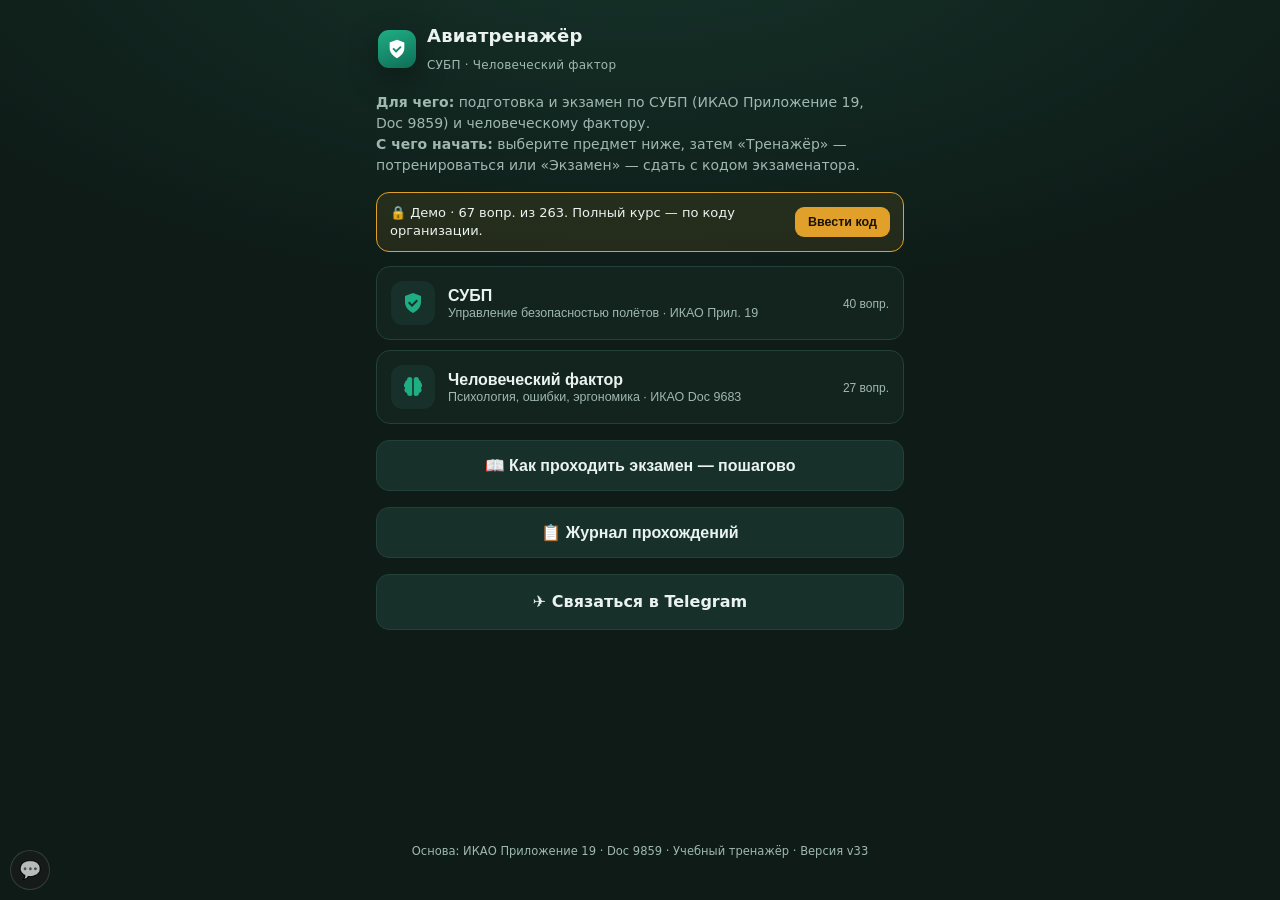
<file: index.html>
<!DOCTYPE html>
<html lang="ru">
<head>
<meta charset="UTF-8">
<meta name="viewport" content="width=device-width, initial-scale=1, viewport-fit=cover">
<title>Авиатренажёр · СУБП и Человеческий фактор</title>
<meta name="theme-color" content="#0e1b17">
<meta name="description" content="Тренажёр по СУБП (системе управления безопасностью полётов) для авиационного персонала. ИКАО Приложение 19, Doc 9859.">
<link rel="manifest" href="manifest.webmanifest">
<link rel="icon" href="icon.svg" type="image/svg+xml">
<link rel="apple-touch-icon" href="icon-192.png">
<link rel="stylesheet" href="styles.css">
</head>
<body>
<div class="app">

  <header class="top">
    <span class="brand">
      <span class="logo"><svg viewBox="0 0 24 24"><path d="M12 2 4 5v6c0 5 3.4 8.5 8 11 4.6-2.5 8-6 8-11V5l-8-3zm-1 14-4-4 1.4-1.4L11 13.2l4.6-4.6L17 10l-6 6z"/></svg></span>
      <span><span id="brand-title">Авиатренажёр</span><br><span class="sub" id="brand-sub">СУБП · Человеческий фактор</span></span>
    </span>
    <span class="spacer"></span>
    <button id="btn-home" class="ghost-btn hidden">← Меню</button>
  </header>

  <!-- ЭКРАН ВЫБОРА ПРЕДМЕТА -->
  <main id="screen-subj">
    <p class="lead"><b>Для чего:</b> подготовка и экзамен по СУБП (ИКАО Приложение&nbsp;19, Doc&nbsp;9859) и человеческому фактору.<br><b>С чего начать:</b> выберите предмет ниже, затем «Тренажёр» — потренироваться или «Экзамен» — сдать с кодом экзаменатора.</p>
    <div id="subjects"></div>
    <button id="subj-guide" class="btn sec">📖 Как проходить экзамен — пошагово</button>
    <button id="subj-log" class="btn sec">📋 Журнал прохождений</button>
    <a class="btn sec" href="https://t.me/Ori_gemini_bot" data-tg target="_blank" rel="noopener" style="display:block;text-align:center;text-decoration:none">✈️ Связаться в Telegram</a>
  </main>

  <!-- ГЛАВНЫЙ ЭКРАН -->
  <main id="screen-home" class="hidden">
    <p class="lead" id="lead-home"></p>
    <div class="modes">
      <button id="mode-train" class="on">Тренажёр</button>
      <button id="mode-exam">Экзамен</button>
    </div>
    <p id="mode-hint" class="mode-hint"></p>
    <button type="button" id="home-guide" class="link-btn hidden">📖 Как проходит экзамен — пошагово</button>
    <div class="section-title" id="sec-title">Категория персонала</div>
    <div id="cats"></div>
    <button id="open-log" class="btn sec">📋 Журнал прохождений</button>
  </main>

  <!-- ЭКРАН ВВОДА ДАННЫХ (перед экзаменом) -->
  <main id="screen-id" class="hidden">
    <div class="card">
      <div class="id-title">Данные для экзамена</div>
      <p class="id-sub" id="id-cat"></p>
      <label class="fld">Фамилия, имя, отчество
        <input id="in-name" type="text" autocomplete="name" placeholder="Иванов Иван Иванович">
      </label>
      <label class="fld">Телефон или Telegram — чтобы экзаменатор знал, кто просит код
        <input id="in-contact" type="text" inputmode="tel" autocomplete="tel" placeholder="+992 90 123 45 67 или @username">
      </label>
      <label class="fld">Организация / компания
        <select id="in-org"></select>
      </label>
      <label class="fld hidden" id="in-org-other-wrap">Название организации
        <input id="in-org-other" type="text" placeholder="Введите название организации">
      </label>
      <label class="fld">Подразделение / должность
        <input id="in-unit" type="text" placeholder="напр. Управление сертификации и надзора">
      </label>
      <p class="id-note">Экзамен: 25 вопросов · лимит времени · проходной 75%. Нажмите «Начать» — экзаменатор получит персональный код и сообщит его вам.</p>
      <button type="button" id="id-guide" class="link-btn">📖 Как получить код и начать — пошагово</button>
      <button id="id-start" class="btn" disabled>Начать экзамен</button>
      <div id="approve-block" class="hidden">
        <p id="approve-msg" class="id-note"></p>
        <label class="fld">Код от экзаменатора
          <input id="in-approve" type="tel" inputmode="numeric" autocomplete="off" placeholder="введите код">
        </label>
        <button id="approve-btn" class="btn">Подтвердить и начать</button>
      </div>
      <button id="id-cancel" class="btn sec">Назад</button>
    </div>
  </main>

  <!-- ЭКРАН ВОПРОСА -->
  <main id="screen-quiz" class="hidden">
    <div class="qhead">
      <span id="q-count"></span>
      <span id="q-timer" class="timer hidden">⏱ 20:00</span>
      <span class="score" id="q-score"></span>
    </div>
    <div class="bar"><i id="q-bar"></i></div>
    <div id="q-text" class="qtext"></div>
    <div id="q-opts" class="opts"></div>
    <div id="q-expl" class="expl hidden"></div>
    <button id="q-next" class="btn hidden">Следующий вопрос</button>
  </main>

  <!-- ЭКРАН РЕЗУЛЬТАТОВ -->
  <main id="screen-res" class="hidden">
    <div id="ring"></div>
    <div id="verdict" class="verdict"></div>
    <div id="verdict-sub" class="verdict-sub"></div>
    <div class="stats">
      <div class="stat ok"><b id="stat-ok">0</b><span>верно</span></div>
      <div class="stat bad"><b id="stat-bad">0</b><span>ошибок</span></div>
      <div class="stat"><b id="stat-time">—</b><span>время</span></div>
    </div>

    <!-- Справка / сертификат -->
    <div id="cert" class="cert hidden">
      <div class="cert-head">
        <div class="cert-logo"><svg viewBox="0 0 24 24"><path d="M12 2 4 5v6c0 5 3.4 8.5 8 11 4.6-2.5 8-6 8-11V5l-8-3zm-1 14-4-4 1.4-1.4L11 13.2l4.6-4.6L17 10l-6 6z"/></svg></div>
        <div><div class="cert-title">Справка о прохождении</div><div class="cert-org" id="cert-org">Тестирование по СУБП · ИКАО Прил. 19</div></div>
      </div>
      <table class="cert-tbl">
        <tr><td>ФИО</td><td id="c-name"></td></tr>
        <tr><td>Подразделение</td><td id="c-unit"></td></tr>
        <tr><td>Категория</td><td id="c-cat"></td></tr>
        <tr><td>Результат</td><td id="c-score"></td></tr>
        <tr><td>Статус</td><td id="c-status"></td></tr>
        <tr><td>Дата и время</td><td id="c-date"></td></tr>
      </table>
      <div class="cert-foot">Документ сформирован тренажёром СУБП. Действителен как учебная справка.</div>
    </div>

    <button id="res-print" class="btn hidden">🖨 Печать / Сохранить PDF</button>
    <button id="res-retry" class="btn sec">Пройти ещё раз</button>
    <button id="res-home" class="btn sec">В меню</button>
    <div id="review" class="review"></div>
  </main>

  <!-- ЖУРНАЛ -->
  <main id="screen-log" class="hidden">
    <div class="section-title">Журнал прохождений (на этом устройстве)</div>
    <div id="log-list"></div>
    <button id="log-clear" class="btn sec">Очистить журнал</button>
    <!-- настройка для экзаменатора/администратора: убрана с первого экрана -->
    <button id="subj-ai" class="btn sec">⚙ ИИ-проверка открытых ответов (для экзаменатора)</button>
    <button id="log-back" class="btn sec">В меню</button>
  </main>

  <footer class="foot">Основа: ИКАО Приложение&nbsp;19 · Doc&nbsp;9859 · Учебный тренажёр · <span id="app-ver">Версия v33</span></footer>
</div>

<!-- ПРОВОДНИК: открывается поверх приложения, поэтому введённые данные и запрос кода не теряются -->
<div id="guide-ov" class="guide-ov hidden" role="dialog" aria-modal="true" aria-label="Инструкция: как проходить экзамен">
  <div class="guide-bar">
    <span>Инструкция</span>
    <button type="button" id="guide-close" class="ghost-btn">✕ Закрыть</button>
  </div>
  <iframe id="guide-frame" title="Проводник по авиатренажёру"></iframe>
</div>

<script src="questions.js"></script>
<script src="license.js"></script>
<script src="app.js"></script>
<script src="feedback.js" data-app="subp" data-version="v33" defer></script>
</body>
</html>
</file>
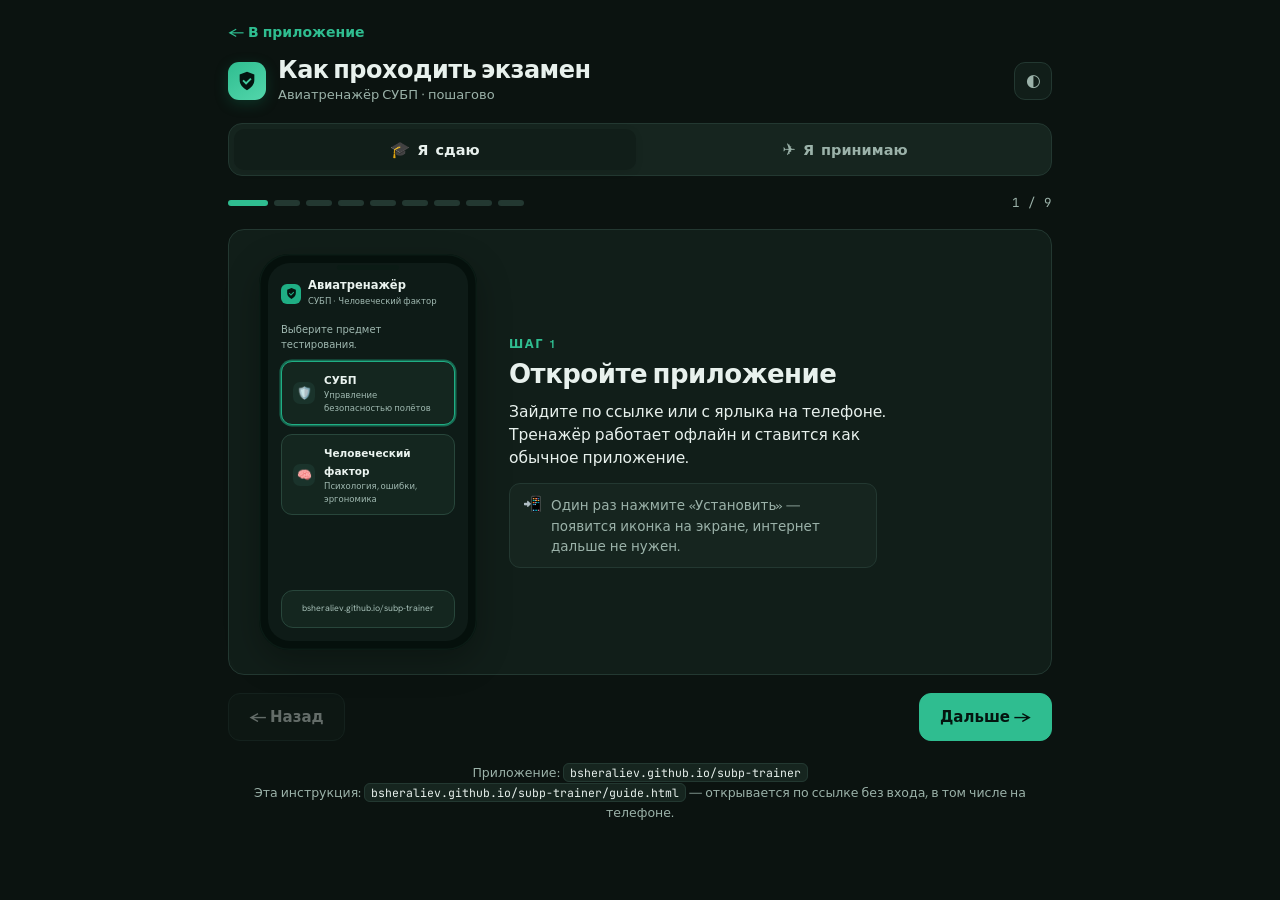
<file: guide.html>
<!DOCTYPE html>
<!-- СОБРАНО из guide.src.html командой «node build-guide.mjs» — не править руками -->
<html lang="ru" data-site data-theme="dark">
<head>
<meta charset="UTF-8">
<meta name="viewport" content="width=device-width, initial-scale=1, viewport-fit=cover">
<meta name="theme-color" content="#0b1310">
<link rel="icon" href="icon.svg" type="image/svg+xml">
<style>
html{padding:env(safe-area-inset-top,0px) 0 env(safe-area-inset-bottom,0px)}
body{margin:0;font-size:14px}
img{max-width:100%}
[hidden]{display:none!important}
</style>
<title>Проводник по авиатренажёру</title>
<style>
/* Layout: centered wizard — track tabs, progress rail, phone-mock stage beside step text, prev/next. */
:root{
  --bg:#f2f6f4; --surface:#ffffff; --surface-2:#e8efeb; --line:#d4ddd8;
  --fg:#14201c; --muted:#596a64; --accent:#0f7a56; --accent-2:#0b5e43; --accent-ink:#ffffff;
  --warn:#c0564d; --ok:#0f7a56;
  /* mock app screen — always the real app's dark aviation palette, in both themes */
  --app-bg:#0e1b17; --app-panel:#14261f; --app-panel2:#1a332b; --app-line:#28463b;
  --app-fg:#eaf3ef; --app-muted:#9fb8b0; --app-accent:#1fae84; --app-ink:#04140f;
  --r:16px; --r-sm:11px;
  --font-display:'Bricolage Grotesque',system-ui,sans-serif;
  --font-body:'Hanken Grotesk',system-ui,sans-serif;
  --font-mono:'JetBrains Mono',ui-monospace,monospace;
}
@media (prefers-color-scheme:dark){ :root:not([data-theme="light"]){
  --bg:#0b1310; --surface:#111e19; --surface-2:#16251f; --line:#233831;
  --fg:#e8f1ed; --muted:#9bb2a9; --accent:#2fbd90; --accent-2:#53d6ab; --accent-ink:#04140f;
  --warn:#ff7d72; --ok:#2fbd90; color-scheme:dark;
}}
:root[data-theme="dark"]{
  --bg:#0b1310; --surface:#111e19; --surface-2:#16251f; --line:#233831;
  --fg:#e8f1ed; --muted:#9bb2a9; --accent:#2fbd90; --accent-2:#53d6ab; --accent-ink:#04140f;
  --warn:#ff7d72; --ok:#2fbd90; color-scheme:dark;
}
*{box-sizing:border-box}
body{background:var(--bg);color:var(--fg);font-family:var(--font-body);line-height:1.5;
  -webkit-font-smoothing:antialiased}
.wrap{max-width:860px;margin:0 auto;padding-inline:18px;padding-block:22px 40px}
.back{display:inline-block;margin-bottom:14px;color:var(--accent);font-weight:600;font-size:14px;
  text-decoration:none}
.back:hover{text-decoration:underline}
.back:focus-visible{outline:2px solid var(--accent);outline-offset:3px;border-radius:4px}

/* ---- header ---- */
.top{display:flex;align-items:center;gap:12px;margin-bottom:18px}
.logo{width:38px;height:38px;border-radius:11px;background:linear-gradient(145deg,var(--accent),var(--accent-2));
  display:grid;place-items:center;flex:none;box-shadow:0 4px 14px rgba(15,122,86,.3)}
.logo svg{width:22px;height:22px;fill:var(--accent-ink)}
.ttl{font-family:var(--font-display);font-weight:700;font-size:clamp(19px,4.6vw,24px);
  letter-spacing:-.02em;line-height:1.1;text-wrap:balance}
.sub{color:var(--muted);font-size:13px;margin-top:2px}
.theme{margin-left:auto;flex:none;border:1px solid var(--line);background:var(--surface);
  color:var(--muted);width:38px;height:38px;border-radius:11px;cursor:pointer;font-size:17px;
  display:grid;place-items:center}
.theme:hover{color:var(--fg);border-color:var(--accent)}

/* ---- track tabs ---- */
.tabs{display:flex;gap:8px;background:var(--surface-2);padding:5px;border-radius:14px;
  border:1px solid var(--line);margin-bottom:18px}
.tab{flex:1;border:0;background:transparent;color:var(--muted);font-family:var(--font-body);
  font-weight:600;font-size:14.5px;padding:10px 8px;border-radius:10px;cursor:pointer;
  display:flex;align-items:center;justify-content:center;gap:7px;transition:all .18s}
.tab b{font-weight:700}
.tab[aria-selected="true"]{background:var(--surface);color:var(--fg);
  box-shadow:0 2px 8px rgba(0,0,0,.08)}
.tab .ic{font-size:16px}

/* ---- progress ---- */
.rail{display:flex;align-items:center;gap:10px;margin-bottom:16px}
.dots{display:flex;gap:6px;flex-wrap:wrap;flex:1;min-width:0}
.dot{width:26px;height:6px;border-radius:99px;background:var(--line);border:0;padding:0;cursor:pointer;
  transition:background .2s,width .2s}
.dot.done{background:var(--accent)}
.dot.now{background:var(--accent);width:40px}
.count{font-size:12.5px;color:var(--muted);font-variant-numeric:tabular-nums;white-space:nowrap;
  font-family:var(--font-mono)}

/* ---- stage ---- */
.stage{display:grid;grid-template-columns:230px 1fr;gap:26px;align-items:center;
  background:var(--surface);border:1px solid var(--line);border-radius:var(--r);
  padding:24px;min-height:430px}
@media (max-width:620px){ .stage{grid-template-columns:1fr;gap:18px;padding:18px;text-align:center} }

.stepwrap{animation:fade .34s ease both}
.reduce .stepwrap{animation:none}
@keyframes fade{from{opacity:0;transform:translateY(8px)}to{opacity:1;transform:none}}
.eyebrow{font-size:11.5px;letter-spacing:.14em;text-transform:uppercase;color:var(--accent);
  font-weight:700;margin-bottom:8px}
.stitle{font-family:var(--font-display);font-weight:700;font-size:clamp(20px,5vw,26px);
  letter-spacing:-.02em;line-height:1.12;text-wrap:balance;margin:0 0 10px}
.sdesc{font-size:15.5px;color:var(--fg);margin:0 0 14px;max-width:46ch}
@media (max-width:620px){ .sdesc{margin-inline:auto} }
.note{display:flex;gap:9px;align-items:flex-start;background:var(--surface-2);border:1px solid var(--line);
  border-radius:var(--r-sm);padding:11px 13px;font-size:13.5px;color:var(--muted);text-align:left;
  max-width:46ch}
@media (max-width:620px){ .note{margin-inline:auto} }
.note.warn{border-color:color-mix(in srgb,var(--warn) 45%,var(--line));
  background:color-mix(in srgb,var(--warn) 9%,var(--surface))}
.note .nic{flex:none;font-size:15px;line-height:1.3}

/* ---- phone mock ---- */
.phone{justify-self:center;width:218px;flex:none}
@media (max-width:620px){ .phone{width:200px} }
.frame{position:relative;background:#05100c;border-radius:30px;padding:9px;
  box-shadow:0 12px 34px rgba(0,0,0,.28),inset 0 0 0 1.5px #0b1b15}
.frame::before{content:"";position:absolute;top:11px;left:50%;transform:translateX(-50%);
  width:62px;height:5px;border-radius:99px;background:#0b1b15;z-index:3}
.scr{background:var(--app-bg);border-radius:22px;overflow:hidden;height:378px;position:relative;
  color:var(--app-fg);font-size:12px;display:flex;flex-direction:column}
.scr-top{display:flex;align-items:center;gap:7px;padding:16px 13px 10px}
.scr-logo{width:20px;height:20px;border-radius:6px;background:var(--app-accent);display:grid;
  place-items:center;flex:none}
.scr-logo svg{width:13px;height:13px;fill:var(--app-ink)}
.scr-brand b{font-size:11.5px;display:block;line-height:1.1}
.scr-brand span{font-size:8.5px;color:var(--app-muted)}
.scr-body{padding:4px 13px 13px;flex:1;overflow:hidden;display:flex;flex-direction:column;gap:9px}
.scr-lead{font-size:10px;color:var(--app-muted);line-height:1.45}
.mcard{background:var(--app-panel);border:1px solid var(--app-line);border-radius:12px;padding:11px}
.mrow{display:flex;align-items:center;gap:9px;background:var(--app-panel);border:1px solid var(--app-line);
  border-radius:11px;padding:9px 11px}
.mrow .mi{width:22px;height:22px;border-radius:7px;background:var(--app-panel2);display:grid;
  place-items:center;flex:none;font-size:12px}
.mrow b{font-size:10.5px;font-weight:600}
.mrow span{font-size:8.5px;color:var(--app-muted);display:block}
.mrow.hl{border-color:var(--app-accent);box-shadow:0 0 0 1.5px color-mix(in srgb,var(--app-accent) 55%,transparent)}
.mmodes{display:flex;gap:7px}
.mmode{flex:1;text-align:center;padding:9px;border-radius:10px;border:1px solid var(--app-line);
  background:var(--app-panel);font-size:11px;font-weight:600;color:var(--app-muted)}
.mmode.on{background:var(--app-accent);color:var(--app-ink);border-color:var(--app-accent)}
.mfield{font-size:8.5px;color:var(--app-muted)}
.mfield .inp{margin-top:4px;background:var(--app-panel2);border:1px solid var(--app-line);
  border-radius:9px;padding:8px 9px;font-size:9.5px;color:var(--app-fg);display:flex;
  align-items:center;justify-content:space-between}
.mfield .inp.sel{border-color:var(--app-accent)}
.mbtn{background:var(--app-accent);color:var(--app-ink);text-align:center;font-weight:700;
  font-size:11px;padding:11px;border-radius:11px}
.mbtn.ghost{background:transparent;border:1px solid var(--app-line);color:var(--app-muted);font-weight:600}
.mhead{display:flex;justify-content:space-between;align-items:center;font-size:9px;color:var(--app-muted)}
.chip{background:var(--app-panel2);border:1px solid var(--app-line);border-radius:99px;
  padding:3px 8px;font-size:8.5px;font-weight:600}
.chip.warn{color:var(--warn);border-color:color-mix(in srgb,var(--warn) 50%,var(--app-line))}
.chip.ok{color:var(--app-accent)}
.bar{height:5px;background:var(--app-panel2);border-radius:99px;overflow:hidden}
.bar i{display:block;height:100%;background:var(--app-accent);border-radius:99px}
.code{font-family:var(--font-mono);letter-spacing:.32em;font-size:20px;font-weight:700;
  color:var(--app-accent);text-align:center}
.dict{font-family:var(--font-mono);letter-spacing:.3em;font-weight:700}
/* telegram bubble */
.tg{background:#17212b;border-radius:12px;padding:10px 11px;font-size:9.5px;line-height:1.5;
  border:1px solid #223344}
.tg .tgh{color:#6ab3f3;font-weight:700;font-size:9.5px;margin-bottom:3px}
.tg b{color:#eaf3ef}
.tg .k{color:var(--app-accent);font-weight:700}
.speech{background:var(--app-accent);color:var(--app-ink);border-radius:12px;border-bottom-left-radius:3px;
  padding:9px 11px;font-size:10.5px;font-weight:600;align-self:flex-start;max-width:85%}
/* result ring */
.ring{display:grid;place-items:center;margin:2px auto 0}
.ring svg{width:92px;height:92px}
.ring .pct{font-family:var(--font-display);font-weight:700}
/* tap pulse */
.tap{position:absolute;width:30px;height:30px;border-radius:99px;border:2px solid var(--app-accent);
  box-shadow:0 0 0 3px color-mix(in srgb,var(--app-accent) 30%,transparent);
  animation:tap 1.5s ease-out infinite;pointer-events:none;z-index:4}
.reduce .tap{animation:none}
.mrow,.mmode,.mfield,.mbtn{position:relative}   /* кружок-подсказка стоит на своём элементе */
.mmode .tap,.mbtn .tap{border-color:var(--app-fg);box-shadow:0 0 0 3px rgba(234,243,239,.3)}
@keyframes tap{0%{transform:scale(.6);opacity:1}70%{transform:scale(1.25);opacity:.25}100%{transform:scale(1.35);opacity:0}}

/* ---- nav ---- */
.nav{display:flex;align-items:center;gap:12px;margin-top:18px}
.btn{font-family:var(--font-body);font-weight:700;font-size:15px;border-radius:12px;padding:13px 20px;
  cursor:pointer;border:1px solid var(--line);background:var(--surface);color:var(--fg);transition:all .15s}
.btn:hover:not(:disabled){border-color:var(--accent)}
.btn:disabled{opacity:.4;cursor:default}
.btn.primary{background:var(--accent);color:var(--accent-ink);border-color:var(--accent);margin-left:auto}
.btn.primary:hover{background:var(--accent-2);border-color:var(--accent-2)}
.btn.primary.done{background:var(--surface);color:var(--accent);border-color:var(--accent)}
.btn:focus-visible,.tab:focus-visible,.dot:focus-visible,.theme:focus-visible{outline:2px solid var(--accent);outline-offset:2px}
.foot{margin-top:22px;text-align:center;color:var(--muted);font-size:12.5px;line-height:1.6}
.foot code{font-family:var(--font-mono);background:var(--surface-2);border:1px solid var(--line);
  border-radius:6px;padding:1px 6px;font-size:11.5px;color:var(--fg)}
</style>
<link rel="preconnect" href="https://fonts.googleapis.com">
<link rel="preconnect" href="https://fonts.gstatic.com" crossorigin>
<link rel="stylesheet" href="https://fonts.googleapis.com/css2?family=Bricolage+Grotesque:opsz,wght@12..96,600;12..96,700&family=Hanken+Grotesk:wght@400;500;600;700&family=JetBrains+Mono:wght@600;700&display=swap">

<div class="wrap">
  <a class="back" id="back" href="https://bsheraliev.github.io/subp-trainer/" target="_blank" rel="noopener">Открыть приложение ↗</a>
  <header class="top">
    <span class="logo"><svg viewBox="0 0 24 24"><path d="M12 2 4 5v6c0 5 3.4 8.5 8 11 4.6-2.5 8-6 8-11V5l-8-3zm-1 14-4-4 1.4-1.4L11 13.2l4.6-4.6L17 10l-6 6z"/></svg></span>
    <div>
      <div class="ttl">Как проходить экзамен</div>
      <div class="sub">Авиатренажёр СУБП · пошагово</div>
    </div>
    <button class="theme" id="theme" aria-label="Сменить тему">◐</button>
  </header>

  <div class="tabs" role="tablist" aria-label="Для кого">
    <button class="tab" id="tab-candidate" role="tab" aria-selected="true" aria-controls="stage"><span class="ic">🎓</span> Я <b>сдаю</b></button>
    <button class="tab" id="tab-examiner" role="tab" aria-selected="false" aria-controls="stage"><span class="ic">✈️</span> Я <b>принимаю</b></button>
  </div>

  <div class="rail">
    <div class="dots" id="dots"></div>
    <div class="count" id="count"></div>
  </div>

  <section class="stage" id="stage">
    <div class="phone"><div class="frame"><div class="scr" id="screen"></div></div></div>
    <div class="stepwrap" id="stepwrap">
      <div class="eyebrow" id="eyebrow"></div>
      <h2 class="stitle" id="stitle"></h2>
      <p class="sdesc" id="sdesc"></p>
      <div id="noteSlot"></div>
    </div>
  </section>

  <div class="nav">
    <button class="btn" id="prev">← Назад</button>
    <button class="btn primary" id="next">Дальше →</button>
  </div>

  <p class="foot">
    Приложение: <code>bsheraliev.github.io/subp-trainer</code><br>
    Эта инструкция: <code>bsheraliev.github.io/subp-trainer/guide.html</code> — открывается по ссылке без входа, в том числе на телефоне.
  </p>
</div>

<script>
/* Всё внутри функции: в Telegram для iPhone чужой скрипт перезаписывает общие
   имена окна (head, body…), поэтому глобальных имён у проводника нет. */
(()=>{
"use strict";
const $=s=>document.querySelector(s);
const APPLOGO='<svg viewBox="0 0 24 24"><path d="M12 2 4 5v6c0 5 3.4 8.5 8 11 4.6-2.5 8-6 8-11V5l-8-3zm-1 14-4-4 1.4-1.4L11 13.2l4.6-4.6L17 10l-6 6z"/></svg>';
function appTop(sub){return `<div class="scr-top"><div class="scr-logo">${APPLOGO}</div><div class="scr-brand"><b>Авиатренажёр</b><span>${sub||'СУБП · Человеческий фактор'}</span></div></div>`;}
function sbBody(inner){return `<div class="scr-body">${inner}</div>`;}
function tap(pos){return `<span class="tap" style="${pos||'right:8px;top:50%;margin-top:-15px'}"></span>`;}

const TRACKS={
candidate:[
 {eye:'Шаг 1',t:'Откройте приложение',d:'Зайдите по ссылке или с ярлыка на телефоне. Тренажёр работает офлайн и ставится как обычное приложение.',
  note:['📲','Один раз нажмите «Установить» — появится иконка на экране, интернет дальше не нужен.'],
  scr:appTop()+sbBody(`<div class="scr-lead">Выберите предмет тестирования.</div>
   <div class="mrow hl"><span class="mi">🛡️</span><div><b>СУБП</b><span>Управление безопасностью полётов</span></div></div>
   <div class="mrow"><span class="mi">🧠</span><div><b>Человеческий фактор</b><span>Психология, ошибки, эргономика</span></div></div>
   <div class="mcard" style="margin-top:auto;text-align:center;font-size:9px;color:var(--app-muted)">bsheraliev.github.io/subp-trainer</div>`)},
 {eye:'Шаг 2',t:'Выберите предмет',d:'СУБП (система управления безопасностью полётов) или Человеческий фактор — смотря по чему экзамен.',
  scr:appTop()+sbBody(`<div class="scr-lead">Выберите предмет тестирования.</div>
   <div class="mrow hl"><span class="mi">🛡️</span><div><b>СУБП</b><span>ИКАО Прил. 19</span></div>${tap()}</div>
   <div class="mrow"><span class="mi">🧠</span><div><b>Человеческий фактор</b><span>ИКАО Doc 9683</span></div></div>
   <div class="mrow"><span class="mi">📋</span><div><b>Журнал прохождений</b></div></div>`)},
 {eye:'Шаг 3',t:'Переключитесь на «Экзамен»',d:'Тренажёр — учиться без ограничений. Экзамен — с оценкой, лимитом времени и справкой о прохождении.',
  note:['🎯','Для аттестации нужен именно режим «Экзамен».'],
  scr:appTop('СУБП')+sbBody(`<div class="mmodes"><div class="mmode">Тренажёр</div><div class="mmode on">Экзамен${tap()}</div></div>
   <div class="scr-lead">Экзамен: 25 вопросов · лимит времени · проходной 75%.</div>
   <div class="mrow"><span class="mi">🗼</span><div><b>Диспетчеры УВД</b></div></div>
   <div class="mrow"><span class="mi">✈️</span><div><b>Лётный экипаж</b></div></div>
   <div class="mrow"><span class="mi">🧳</span><div><b>Бортпроводники</b></div></div>`)},
 {eye:'Шаг 4',t:'Выберите свою категорию',d:'Нажмите категорию персонала, по которой сдаёте: диспетчер, лётный экипаж, бортпроводник, аэропорт и т. д.',
  scr:appTop('СУБП')+sbBody(`<div class="mmodes"><div class="mmode">Тренажёр</div><div class="mmode on">Экзамен</div></div>
   <div class="scr-lead">Категория персонала</div>
   <div class="mrow"><span class="mi">🗼</span><div><b>Диспетчеры УВД</b></div></div>
   <div class="mrow hl"><span class="mi">✈️</span><div><b>Лётный экипаж</b></div>${tap()}</div>
   <div class="mrow"><span class="mi">🧳</span><div><b>Бортпроводники</b></div></div>
   <div class="mrow"><span class="mi">🛫</span><div><b>Персонал аэропорта</b></div></div>`)},
 {eye:'Шаг 5',t:'Введите данные',d:'ФИО, телефон или Telegram, организацию (выбрать из списка) и подразделение/должность. По телефону экзаменатор поймёт, кто просит код.',
  note:['🏢','«Организация» — это выпадающий список: АГА, Сомон Эйр, Шохин Эйр, аэропорты и др. Нет в списке — «Другая организация…».'],
  scr:appTop('Данные для экзамена')+sbBody(`
   <div class="mfield">Фамилия, имя, отчество<div class="inp">Иванов Иван Иванович</div></div>
   <div class="mfield">Телефон или Telegram<div class="inp">+992 90 123 45 67</div></div>
   <div class="mfield">Организация / компания<div class="inp sel">Сомон Эйр (Somon Air) ▾</div>${tap('right:8px;bottom:0')}</div>
   <div class="mfield">Подразделение / должность<div class="inp">Лётный отряд</div></div>
   <div class="mbtn" style="margin-top:4px">Начать экзамен</div>`)},
 {eye:'Шаг 6',t:'Запросите код',d:'Нажмите «Начать экзамен». Экзаменатору тут же придёт персональный код — экзамен не начнётся без него.',
  note:['🔒','Так исключается сдача без ведома экзаменатора.'],
  scr:appTop('Данные для экзамена')+sbBody(`
   <div class="mfield">Фамилия, имя, отчество<div class="inp">Иванов Иван Иванович</div></div>
   <div class="mfield">Организация / компания<div class="inp">Сомон Эйр (Somon Air)</div></div>
   <div class="mbtn">Начать экзамен${tap()}</div>
   <div class="mcard" style="font-size:9px;color:var(--app-muted);line-height:1.5">Запрос <b style="color:var(--app-fg)">№R482</b> отправлен экзаменатору. Получите код и введите ниже.</div>`)},
 {eye:'Шаг 7',t:'Введите код от экзаменатора',d:'Экзаменатор продиктует код. Введите его и нажмите «Подтвердить и начать». Код действует 15 минут.',
  scr:appTop('Данные для экзамена')+sbBody(`
   <div class="tg"><div class="tgh">Экзаменатор</div>Ваш код — <b>4 8 2 7</b></div>
   <div class="mfield">Код от экзаменатора<div class="inp sel" style="justify-content:center;letter-spacing:.3em;font-family:var(--font-mono)">4827</div></div>
   <div class="mbtn">Подтвердить и начать${tap()}</div>`)},
 {eye:'Шаг 8',t:'Проходите экзамен',d:'25 вопросов с лимитом времени. Проходной балл — 75%. Отвечайте спокойно и по порядку.',
  note:['⚠️','Не выходите из приложения и не копируйте текст — уходы со вкладки фиксируются и видны экзаменатору.',true],
  scr:appTop('СУБП')+sbBody(`<div class="mhead"><span>Вопрос 7 / 25</span><span class="chip">⏱ 14:20</span></div>
   <div class="bar"><i style="width:28%"></i></div>
   <div class="mcard" style="font-size:10px;line-height:1.45">Что является главной целью СУБП (SMS)?</div>
   <div class="mrow"><div><b>Управление рисками безопасности</b></div></div>
   <div class="mrow"><div><b>Наказание виновных</b></div></div>
   <div class="mrow"><div><b>Увеличение числа рейсов</b></div></div>
   <div style="display:flex;gap:6px;justify-content:center"><span class="chip warn">⚠ уходов: 0</span><span class="chip">⏳ 32 с</span></div>`)},
 {eye:'Готово',t:'Результат и справка',d:'Сразу видите балл и статус. Справку о прохождении можно распечатать или сохранить в PDF.',
  note:['📤','Результат автоматически уходит экзаменатору в Telegram и в общую таблицу — пересылать ничего не нужно.'],
  scr:appTop('Результат')+sbBody(`<div class="ring"><svg viewBox="0 0 92 92"><circle cx="46" cy="46" r="38" fill="none" stroke="var(--app-line)" stroke-width="9"/><circle cx="46" cy="46" r="38" fill="none" stroke="var(--app-accent)" stroke-width="9" stroke-linecap="round" stroke-dasharray="238.8" stroke-dashoffset="28.6" transform="rotate(-90 46 46)"/><text x="46" y="44" text-anchor="middle" class="pct" fill="var(--app-fg)" font-size="20">88%</text><text x="46" y="60" text-anchor="middle" fill="var(--app-muted)" font-size="8">22 из 25</text></svg></div>
   <div style="text-align:center"><span class="chip ok" style="font-size:11px;padding:5px 12px">✓ Тест сдан</span></div>
   <div class="mcard" style="font-size:9px;line-height:1.7"><div style="display:flex;justify-content:space-between"><span style="color:var(--app-muted)">ФИО</span><b>Иванов И. И.</b></div><div style="display:flex;justify-content:space-between"><span style="color:var(--app-muted)">Организация</span><b>Сомон Эйр</b></div><div style="display:flex;justify-content:space-between"><span style="color:var(--app-muted)">Статус</span><b style="color:var(--app-accent)">СДАН</b></div></div>
   <div class="mbtn ghost">🖨 Печать / Сохранить PDF</div>`)}
],
examiner:[
 {eye:'Один раз',t:'Подключение к Telegram',d:'Экзаменатор получает коды и результаты в Telegram. Бот подключается один раз — это настраивает владелец, вам ничего делать не нужно.',
  note:['✅','Если коды и результаты уже приходят — всё настроено, переходите к следующему шагу.'],
  scr:appTop('Экзаменатор')+sbBody(`<div class="mcard" style="text-align:center"><div style="font-size:30px">🤖</div><b style="font-size:11px">Бот экзаменатора</b><div style="font-size:9px;color:var(--app-muted);margin-top:3px">подключён</div></div>
   <div class="tg"><div class="tgh">Бот-экзаменатор</div>Готов принимать запросы на экзамен ✈️</div>
   <div class="scr-lead" style="margin-top:auto">Коды и результаты приходят сюда, в Telegram.</div>`)},
 {eye:'Шаг 1',t:'Вам приходит запрос',d:'Когда кандидат нажимает «Начать экзамен», в Telegram приходит запрос: ФИО, телефон или Telegram кандидата, организация, предмет и персональный код.',
  scr:appTop('Экзаменатор')+sbBody(`<div class="tg"><div class="tgh">🎓 Запрос на экзамен (№R482)</div>
   ФИО: <b>Иванов Иван Иванович</b><br>Связь: <b>+992 90 123 45 67</b><br>Организация: <b>Сомон Эйр</b><br>Подразделение: <b>Лётный отряд</b><br>Предмет: <b>СУБП · Лётный экипаж</b><br><br>🔑 Код для кандидата: <span class="k">4827</span><br><span style="color:#8aa0b5">(действует 15 минут)</span></div>`)},
 {eye:'Шаг 2',t:'Продиктуйте код',d:'Назовите кандидату код из сообщения. Он одноразовый и действует 15 минут — после ввода экзамен начнётся.',
  note:['🔑','Один код — один экзамен. На новую попытку придёт новый код.'],
  scr:appTop('Экзаменатор')+sbBody(`<div class="tg"><div class="tgh">🎓 Запрос на экзамен (№R482)</div>Иванов Иван Иванович · Сомон Эйр<br>🔑 Код: <span class="k">4827</span></div>
   <div class="speech">«Ваш код — <span class="dict">4 8 2 7</span>»</div>
   <div class="scr-lead" style="margin-top:auto">Кандидат вводит код у себя и начинает экзамен.</div>`)},
 {eye:'Шаг 3',t:'Получаете результат',d:'Как только кандидат закончил, приходит результат: балл, сдан/не сдан, время и число выходов из приложения.',
  note:['⚠️','«Выходов из приложения» больше нуля — кандидат сворачивал экзамен. Повод присмотреться.',true],
  scr:appTop('Экзаменатор')+sbBody(`<div class="tg"><div class="tgh">📋 Результат экзамена (№R482)</div>
   ФИО: <b>Иванов Иван Иванович</b><br>Организация: <b>Сомон Эйр</b><br>Предмет: <b>СУБП · Лётный экипаж</b><br>Результат: <b>88% (22/25)</b> — <span class="k">СДАН ✅</span><br>Время: <b>8:14</b><br>Выходов из приложения: <b>0</b></div>`)},
 {eye:'Сводка',t:'Все результаты — в таблице',d:'Каждый экзамен попадает в общую Google-таблицу и на дашборд: сводка по приложениям и по организациям.',
  note:['📊','Отдельно подсвечиваются экзамены с уходами со вкладки — подозрение на списывание.'],
  scr:appTop('Дашборд')+sbBody(`<div class="mcard" style="padding:9px"><div class="mhead" style="margin-bottom:6px"><b style="color:var(--app-fg)">Сводка</b><span>всё время</span></div>
   <div style="display:flex;justify-content:space-between;font-size:9px;padding:2px 0"><span style="color:var(--app-muted)">Сдано</span><b>17 / 23</b></div>
   <div style="display:flex;justify-content:space-between;font-size:9px;padding:2px 0"><span style="color:var(--app-muted)">Средний балл</span><b>79.8</b></div>
   <div style="display:flex;justify-content:space-between;font-size:9px;padding:2px 0"><span style="color:var(--warn)">С уходами</span><b style="color:var(--warn)">6 ⚠</b></div></div>
   <div class="mcard" style="padding:9px"><div style="font-size:9px;color:var(--app-muted);margin-bottom:5px">По организациям</div>
   <div style="display:flex;justify-content:space-between;font-size:9px;padding:2px 0"><span>Сомон Эйр</span><b>84</b></div>
   <div style="display:flex;justify-content:space-between;font-size:9px;padding:2px 0"><span>Шохин Эйр</span><b>80</b></div>
   <div style="display:flex;justify-content:space-between;font-size:9px;padding:2px 0"><span>АГА</span><b>76</b></div></div>`)}
]
};

let track='candidate', i=0;
const stepwrap=$('#stepwrap');

function render(animate){
  const steps=TRACKS[track], s=steps[i];
  $('#tab-candidate').setAttribute('aria-selected',track==='candidate');
  $('#tab-examiner').setAttribute('aria-selected',track==='examiner');
  // dots
  $('#dots').innerHTML=steps.map((_,k)=>`<button class="dot ${k<i?'done':''} ${k===i?'now':''}" data-k="${k}" aria-label="Шаг ${k+1}"></button>`).join('');
  $('#count').textContent=`${i+1} / ${steps.length}`;
  // screen
  $('#screen').innerHTML=s.scr;
  // text (re-trigger animation)
  if(animate!==false){ stepwrap.style.animation='none'; void stepwrap.offsetWidth; stepwrap.style.animation=''; }
  $('#eyebrow').textContent=s.eye;
  $('#stitle').textContent=s.t;
  $('#sdesc').textContent=s.d;
  $('#noteSlot').innerHTML = s.note ? `<div class="note ${s.note[2]?'warn':''}"><span class="nic">${s.note[0]}</span><span>${s.note[1]}</span></div>` : '';
  // nav
  $('#prev').disabled=i===0;
  const last=i===steps.length-1;
  const nx=$('#next');
  nx.classList.toggle('done',last);
  nx.textContent = last ? (track==='candidate'?'↻ С начала':'↻ С начала') : 'Дальше →';
  try{localStorage.setItem('subp_guide_track',track);}catch(e){}
}
function go(d){ const n=TRACKS[track].length; i=Math.min(Math.max(0,i+d),n-1); render(); }
function setTrack(t){ if(t===track)return; track=t; i=0; render(); }

$('#next').onclick=()=>{ if(i===TRACKS[track].length-1){ i=0; render(); } else go(1); };
$('#prev').onclick=()=>go(-1);
$('#tab-candidate').onclick=()=>setTrack('candidate');
$('#tab-examiner').onclick=()=>setTrack('examiner');
$('#dots').onclick=e=>{ const d=e.target.closest('.dot'); if(d){ i=+d.dataset.k; render(); } };
document.addEventListener('keydown',e=>{ if(e.key==='ArrowRight')go(1); else if(e.key==='ArrowLeft')go(-1); });

// theme toggle
const root=document.documentElement;
(function(){ try{ const t=localStorage.getItem('subp_guide_theme'); if(t)root.setAttribute('data-theme',t);}catch(e){} })();
$('#theme').onclick=()=>{
  const cur=root.getAttribute('data-theme')
    || (matchMedia('(prefers-color-scheme:dark)').matches?'dark':'light');
  const nx=cur==='dark'?'light':'dark';
  root.setAttribute('data-theme',nx);
  try{localStorage.setItem('subp_guide_theme',nx);}catch(e){}
};

// reduced motion
if(matchMedia('(prefers-reduced-motion:reduce)').matches) document.body.classList.add('reduce');

// Копия на сайте приложения: её собирает build-guide.mjs и ставит data-site на <html>.
const SITE = root.hasAttribute('data-site');
const EMBED = SITE && window.self !== window.top;   // открыта поверх приложения
(function(){
  if(!SITE) return;                                  // на claude.ai остаётся внешняя ссылка на приложение
  const b=$('#back');
  if(EMBED){ b.hidden=true; document.body.classList.add('embedded'); return; }   // закрывает кнопка приложения
  b.href='./'; b.removeAttribute('target'); b.removeAttribute('rel'); b.textContent='← В приложение';
})();

// Адрес с меткой: #candidate, #examiner, #candidate-5 (сразу нужный шаг)
function applyHash(){
  const m=(location.hash||'').replace('#','').match(/^(candidate|examiner)(?:-(\d+))?$/);
  if(!m) return false;
  track=m[1];
  i=Math.min(Math.max(0,(+m[2]||1)-1), TRACKS[track].length-1);
  return true;
}
window.addEventListener('hashchange',()=>{ if(applyHash()) render(); });
(function(){
  if(!applyHash()){ try{ const t=localStorage.getItem('subp_guide_track'); if(t==='examiner'||t==='candidate')track=t; }catch(e){} }
  render(false);
})();
})();
</script>
</html>
</file>
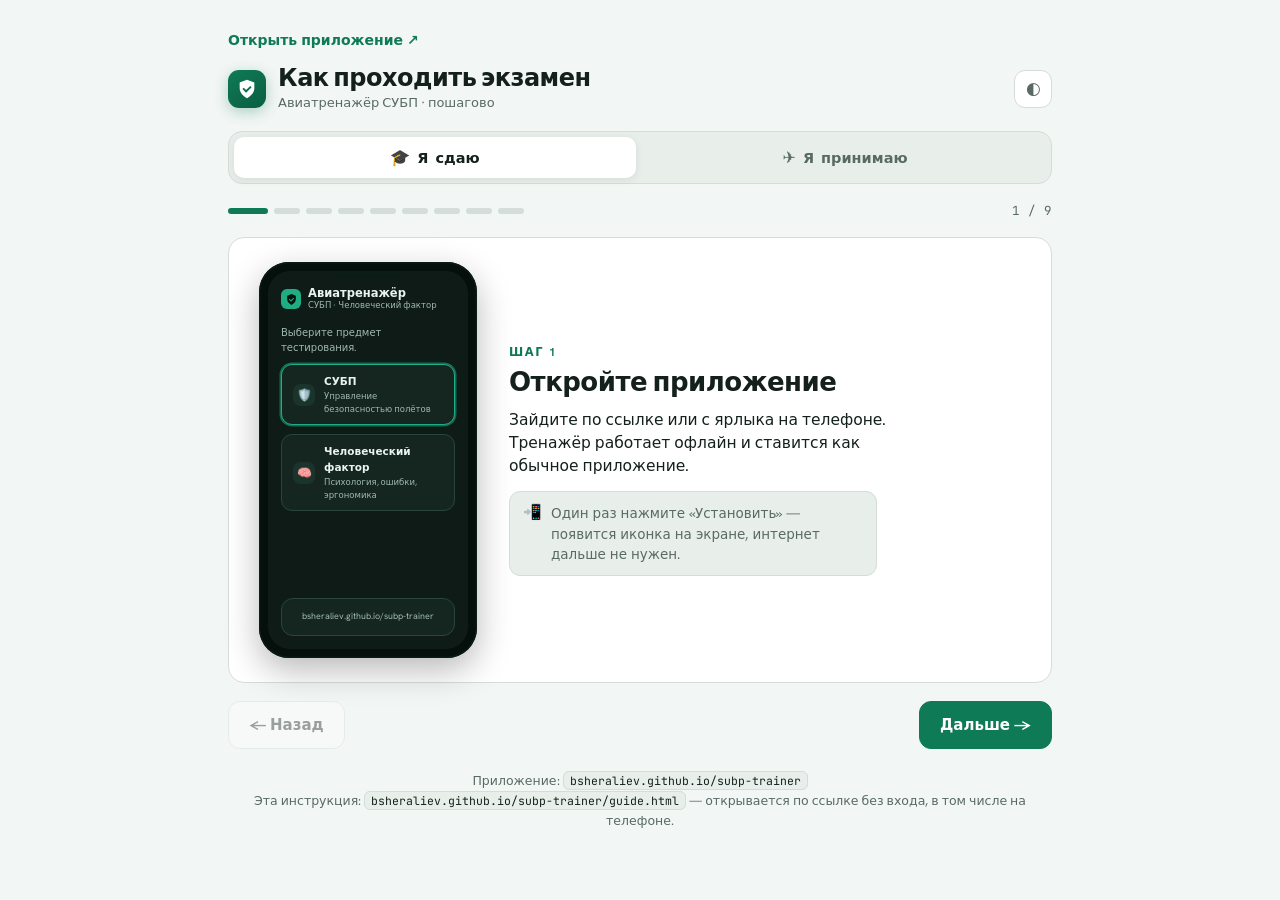
<file: guide.src.html>
<title>Проводник по авиатренажёру</title>
<style>
/* Layout: centered wizard — track tabs, progress rail, phone-mock stage beside step text, prev/next. */
:root{
  --bg:#f2f6f4; --surface:#ffffff; --surface-2:#e8efeb; --line:#d4ddd8;
  --fg:#14201c; --muted:#596a64; --accent:#0f7a56; --accent-2:#0b5e43; --accent-ink:#ffffff;
  --warn:#c0564d; --ok:#0f7a56;
  /* mock app screen — always the real app's dark aviation palette, in both themes */
  --app-bg:#0e1b17; --app-panel:#14261f; --app-panel2:#1a332b; --app-line:#28463b;
  --app-fg:#eaf3ef; --app-muted:#9fb8b0; --app-accent:#1fae84; --app-ink:#04140f;
  --r:16px; --r-sm:11px;
  --font-display:'Bricolage Grotesque',system-ui,sans-serif;
  --font-body:'Hanken Grotesk',system-ui,sans-serif;
  --font-mono:'JetBrains Mono',ui-monospace,monospace;
}
@media (prefers-color-scheme:dark){ :root:not([data-theme="light"]){
  --bg:#0b1310; --surface:#111e19; --surface-2:#16251f; --line:#233831;
  --fg:#e8f1ed; --muted:#9bb2a9; --accent:#2fbd90; --accent-2:#53d6ab; --accent-ink:#04140f;
  --warn:#ff7d72; --ok:#2fbd90; color-scheme:dark;
}}
:root[data-theme="dark"]{
  --bg:#0b1310; --surface:#111e19; --surface-2:#16251f; --line:#233831;
  --fg:#e8f1ed; --muted:#9bb2a9; --accent:#2fbd90; --accent-2:#53d6ab; --accent-ink:#04140f;
  --warn:#ff7d72; --ok:#2fbd90; color-scheme:dark;
}
*{box-sizing:border-box}
body{background:var(--bg);color:var(--fg);font-family:var(--font-body);line-height:1.5;
  -webkit-font-smoothing:antialiased}
.wrap{max-width:860px;margin:0 auto;padding-inline:18px;padding-block:22px 40px}
.back{display:inline-block;margin-bottom:14px;color:var(--accent);font-weight:600;font-size:14px;
  text-decoration:none}
.back:hover{text-decoration:underline}
.back:focus-visible{outline:2px solid var(--accent);outline-offset:3px;border-radius:4px}

/* ---- header ---- */
.top{display:flex;align-items:center;gap:12px;margin-bottom:18px}
.logo{width:38px;height:38px;border-radius:11px;background:linear-gradient(145deg,var(--accent),var(--accent-2));
  display:grid;place-items:center;flex:none;box-shadow:0 4px 14px rgba(15,122,86,.3)}
.logo svg{width:22px;height:22px;fill:var(--accent-ink)}
.ttl{font-family:var(--font-display);font-weight:700;font-size:clamp(19px,4.6vw,24px);
  letter-spacing:-.02em;line-height:1.1;text-wrap:balance}
.sub{color:var(--muted);font-size:13px;margin-top:2px}
.theme{margin-left:auto;flex:none;border:1px solid var(--line);background:var(--surface);
  color:var(--muted);width:38px;height:38px;border-radius:11px;cursor:pointer;font-size:17px;
  display:grid;place-items:center}
.theme:hover{color:var(--fg);border-color:var(--accent)}

/* ---- track tabs ---- */
.tabs{display:flex;gap:8px;background:var(--surface-2);padding:5px;border-radius:14px;
  border:1px solid var(--line);margin-bottom:18px}
.tab{flex:1;border:0;background:transparent;color:var(--muted);font-family:var(--font-body);
  font-weight:600;font-size:14.5px;padding:10px 8px;border-radius:10px;cursor:pointer;
  display:flex;align-items:center;justify-content:center;gap:7px;transition:all .18s}
.tab b{font-weight:700}
.tab[aria-selected="true"]{background:var(--surface);color:var(--fg);
  box-shadow:0 2px 8px rgba(0,0,0,.08)}
.tab .ic{font-size:16px}

/* ---- progress ---- */
.rail{display:flex;align-items:center;gap:10px;margin-bottom:16px}
.dots{display:flex;gap:6px;flex-wrap:wrap;flex:1;min-width:0}
.dot{width:26px;height:6px;border-radius:99px;background:var(--line);border:0;padding:0;cursor:pointer;
  transition:background .2s,width .2s}
.dot.done{background:var(--accent)}
.dot.now{background:var(--accent);width:40px}
.count{font-size:12.5px;color:var(--muted);font-variant-numeric:tabular-nums;white-space:nowrap;
  font-family:var(--font-mono)}

/* ---- stage ---- */
.stage{display:grid;grid-template-columns:230px 1fr;gap:26px;align-items:center;
  background:var(--surface);border:1px solid var(--line);border-radius:var(--r);
  padding:24px;min-height:430px}
@media (max-width:620px){ .stage{grid-template-columns:1fr;gap:18px;padding:18px;text-align:center} }

.stepwrap{animation:fade .34s ease both}
.reduce .stepwrap{animation:none}
@keyframes fade{from{opacity:0;transform:translateY(8px)}to{opacity:1;transform:none}}
.eyebrow{font-size:11.5px;letter-spacing:.14em;text-transform:uppercase;color:var(--accent);
  font-weight:700;margin-bottom:8px}
.stitle{font-family:var(--font-display);font-weight:700;font-size:clamp(20px,5vw,26px);
  letter-spacing:-.02em;line-height:1.12;text-wrap:balance;margin:0 0 10px}
.sdesc{font-size:15.5px;color:var(--fg);margin:0 0 14px;max-width:46ch}
@media (max-width:620px){ .sdesc{margin-inline:auto} }
.note{display:flex;gap:9px;align-items:flex-start;background:var(--surface-2);border:1px solid var(--line);
  border-radius:var(--r-sm);padding:11px 13px;font-size:13.5px;color:var(--muted);text-align:left;
  max-width:46ch}
@media (max-width:620px){ .note{margin-inline:auto} }
.note.warn{border-color:color-mix(in srgb,var(--warn) 45%,var(--line));
  background:color-mix(in srgb,var(--warn) 9%,var(--surface))}
.note .nic{flex:none;font-size:15px;line-height:1.3}

/* ---- phone mock ---- */
.phone{justify-self:center;width:218px;flex:none}
@media (max-width:620px){ .phone{width:200px} }
.frame{position:relative;background:#05100c;border-radius:30px;padding:9px;
  box-shadow:0 12px 34px rgba(0,0,0,.28),inset 0 0 0 1.5px #0b1b15}
.frame::before{content:"";position:absolute;top:11px;left:50%;transform:translateX(-50%);
  width:62px;height:5px;border-radius:99px;background:#0b1b15;z-index:3}
.scr{background:var(--app-bg);border-radius:22px;overflow:hidden;height:378px;position:relative;
  color:var(--app-fg);font-size:12px;display:flex;flex-direction:column}
.scr-top{display:flex;align-items:center;gap:7px;padding:16px 13px 10px}
.scr-logo{width:20px;height:20px;border-radius:6px;background:var(--app-accent);display:grid;
  place-items:center;flex:none}
.scr-logo svg{width:13px;height:13px;fill:var(--app-ink)}
.scr-brand b{font-size:11.5px;display:block;line-height:1.1}
.scr-brand span{font-size:8.5px;color:var(--app-muted)}
.scr-body{padding:4px 13px 13px;flex:1;overflow:hidden;display:flex;flex-direction:column;gap:9px}
.scr-lead{font-size:10px;color:var(--app-muted);line-height:1.45}
.mcard{background:var(--app-panel);border:1px solid var(--app-line);border-radius:12px;padding:11px}
.mrow{display:flex;align-items:center;gap:9px;background:var(--app-panel);border:1px solid var(--app-line);
  border-radius:11px;padding:9px 11px}
.mrow .mi{width:22px;height:22px;border-radius:7px;background:var(--app-panel2);display:grid;
  place-items:center;flex:none;font-size:12px}
.mrow b{font-size:10.5px;font-weight:600}
.mrow span{font-size:8.5px;color:var(--app-muted);display:block}
.mrow.hl{border-color:var(--app-accent);box-shadow:0 0 0 1.5px color-mix(in srgb,var(--app-accent) 55%,transparent)}
.mmodes{display:flex;gap:7px}
.mmode{flex:1;text-align:center;padding:9px;border-radius:10px;border:1px solid var(--app-line);
  background:var(--app-panel);font-size:11px;font-weight:600;color:var(--app-muted)}
.mmode.on{background:var(--app-accent);color:var(--app-ink);border-color:var(--app-accent)}
.mfield{font-size:8.5px;color:var(--app-muted)}
.mfield .inp{margin-top:4px;background:var(--app-panel2);border:1px solid var(--app-line);
  border-radius:9px;padding:8px 9px;font-size:9.5px;color:var(--app-fg);display:flex;
  align-items:center;justify-content:space-between}
.mfield .inp.sel{border-color:var(--app-accent)}
.mbtn{background:var(--app-accent);color:var(--app-ink);text-align:center;font-weight:700;
  font-size:11px;padding:11px;border-radius:11px}
.mbtn.ghost{background:transparent;border:1px solid var(--app-line);color:var(--app-muted);font-weight:600}
.mhead{display:flex;justify-content:space-between;align-items:center;font-size:9px;color:var(--app-muted)}
.chip{background:var(--app-panel2);border:1px solid var(--app-line);border-radius:99px;
  padding:3px 8px;font-size:8.5px;font-weight:600}
.chip.warn{color:var(--warn);border-color:color-mix(in srgb,var(--warn) 50%,var(--app-line))}
.chip.ok{color:var(--app-accent)}
.bar{height:5px;background:var(--app-panel2);border-radius:99px;overflow:hidden}
.bar i{display:block;height:100%;background:var(--app-accent);border-radius:99px}
.code{font-family:var(--font-mono);letter-spacing:.32em;font-size:20px;font-weight:700;
  color:var(--app-accent);text-align:center}
.dict{font-family:var(--font-mono);letter-spacing:.3em;font-weight:700}
/* telegram bubble */
.tg{background:#17212b;border-radius:12px;padding:10px 11px;font-size:9.5px;line-height:1.5;
  border:1px solid #223344}
.tg .tgh{color:#6ab3f3;font-weight:700;font-size:9.5px;margin-bottom:3px}
.tg b{color:#eaf3ef}
.tg .k{color:var(--app-accent);font-weight:700}
.speech{background:var(--app-accent);color:var(--app-ink);border-radius:12px;border-bottom-left-radius:3px;
  padding:9px 11px;font-size:10.5px;font-weight:600;align-self:flex-start;max-width:85%}
/* result ring */
.ring{display:grid;place-items:center;margin:2px auto 0}
.ring svg{width:92px;height:92px}
.ring .pct{font-family:var(--font-display);font-weight:700}
/* tap pulse */
.tap{position:absolute;width:30px;height:30px;border-radius:99px;border:2px solid var(--app-accent);
  box-shadow:0 0 0 3px color-mix(in srgb,var(--app-accent) 30%,transparent);
  animation:tap 1.5s ease-out infinite;pointer-events:none;z-index:4}
.reduce .tap{animation:none}
.mrow,.mmode,.mfield,.mbtn{position:relative}   /* кружок-подсказка стоит на своём элементе */
.mmode .tap,.mbtn .tap{border-color:var(--app-fg);box-shadow:0 0 0 3px rgba(234,243,239,.3)}
@keyframes tap{0%{transform:scale(.6);opacity:1}70%{transform:scale(1.25);opacity:.25}100%{transform:scale(1.35);opacity:0}}

/* ---- nav ---- */
.nav{display:flex;align-items:center;gap:12px;margin-top:18px}
.btn{font-family:var(--font-body);font-weight:700;font-size:15px;border-radius:12px;padding:13px 20px;
  cursor:pointer;border:1px solid var(--line);background:var(--surface);color:var(--fg);transition:all .15s}
.btn:hover:not(:disabled){border-color:var(--accent)}
.btn:disabled{opacity:.4;cursor:default}
.btn.primary{background:var(--accent);color:var(--accent-ink);border-color:var(--accent);margin-left:auto}
.btn.primary:hover{background:var(--accent-2);border-color:var(--accent-2)}
.btn.primary.done{background:var(--surface);color:var(--accent);border-color:var(--accent)}
.btn:focus-visible,.tab:focus-visible,.dot:focus-visible,.theme:focus-visible{outline:2px solid var(--accent);outline-offset:2px}
.foot{margin-top:22px;text-align:center;color:var(--muted);font-size:12.5px;line-height:1.6}
.foot code{font-family:var(--font-mono);background:var(--surface-2);border:1px solid var(--line);
  border-radius:6px;padding:1px 6px;font-size:11.5px;color:var(--fg)}
</style>
<link rel="preconnect" href="https://fonts.googleapis.com">
<link rel="preconnect" href="https://fonts.gstatic.com" crossorigin>
<link rel="stylesheet" href="https://fonts.googleapis.com/css2?family=Bricolage+Grotesque:opsz,wght@12..96,600;12..96,700&family=Hanken+Grotesk:wght@400;500;600;700&family=JetBrains+Mono:wght@600;700&display=swap">

<div class="wrap">
  <a class="back" id="back" href="https://bsheraliev.github.io/subp-trainer/" target="_blank" rel="noopener">Открыть приложение ↗</a>
  <header class="top">
    <span class="logo"><svg viewBox="0 0 24 24"><path d="M12 2 4 5v6c0 5 3.4 8.5 8 11 4.6-2.5 8-6 8-11V5l-8-3zm-1 14-4-4 1.4-1.4L11 13.2l4.6-4.6L17 10l-6 6z"/></svg></span>
    <div>
      <div class="ttl">Как проходить экзамен</div>
      <div class="sub">Авиатренажёр СУБП · пошагово</div>
    </div>
    <button class="theme" id="theme" aria-label="Сменить тему">◐</button>
  </header>

  <div class="tabs" role="tablist" aria-label="Для кого">
    <button class="tab" id="tab-candidate" role="tab" aria-selected="true" aria-controls="stage"><span class="ic">🎓</span> Я <b>сдаю</b></button>
    <button class="tab" id="tab-examiner" role="tab" aria-selected="false" aria-controls="stage"><span class="ic">✈️</span> Я <b>принимаю</b></button>
  </div>

  <div class="rail">
    <div class="dots" id="dots"></div>
    <div class="count" id="count"></div>
  </div>

  <section class="stage" id="stage">
    <div class="phone"><div class="frame"><div class="scr" id="screen"></div></div></div>
    <div class="stepwrap" id="stepwrap">
      <div class="eyebrow" id="eyebrow"></div>
      <h2 class="stitle" id="stitle"></h2>
      <p class="sdesc" id="sdesc"></p>
      <div id="noteSlot"></div>
    </div>
  </section>

  <div class="nav">
    <button class="btn" id="prev">← Назад</button>
    <button class="btn primary" id="next">Дальше →</button>
  </div>

  <p class="foot">
    Приложение: <code>bsheraliev.github.io/subp-trainer</code><br>
    Эта инструкция: <code>bsheraliev.github.io/subp-trainer/guide.html</code> — открывается по ссылке без входа, в том числе на телефоне.
  </p>
</div>

<script>
/* Всё внутри функции: в Telegram для iPhone чужой скрипт перезаписывает общие
   имена окна (head, body…), поэтому глобальных имён у проводника нет. */
(()=>{
"use strict";
const $=s=>document.querySelector(s);
const APPLOGO='<svg viewBox="0 0 24 24"><path d="M12 2 4 5v6c0 5 3.4 8.5 8 11 4.6-2.5 8-6 8-11V5l-8-3zm-1 14-4-4 1.4-1.4L11 13.2l4.6-4.6L17 10l-6 6z"/></svg>';
function appTop(sub){return `<div class="scr-top"><div class="scr-logo">${APPLOGO}</div><div class="scr-brand"><b>Авиатренажёр</b><span>${sub||'СУБП · Человеческий фактор'}</span></div></div>`;}
function sbBody(inner){return `<div class="scr-body">${inner}</div>`;}
function tap(pos){return `<span class="tap" style="${pos||'right:8px;top:50%;margin-top:-15px'}"></span>`;}

const TRACKS={
candidate:[
 {eye:'Шаг 1',t:'Откройте приложение',d:'Зайдите по ссылке или с ярлыка на телефоне. Тренажёр работает офлайн и ставится как обычное приложение.',
  note:['📲','Один раз нажмите «Установить» — появится иконка на экране, интернет дальше не нужен.'],
  scr:appTop()+sbBody(`<div class="scr-lead">Выберите предмет тестирования.</div>
   <div class="mrow hl"><span class="mi">🛡️</span><div><b>СУБП</b><span>Управление безопасностью полётов</span></div></div>
   <div class="mrow"><span class="mi">🧠</span><div><b>Человеческий фактор</b><span>Психология, ошибки, эргономика</span></div></div>
   <div class="mcard" style="margin-top:auto;text-align:center;font-size:9px;color:var(--app-muted)">bsheraliev.github.io/subp-trainer</div>`)},
 {eye:'Шаг 2',t:'Выберите предмет',d:'СУБП (система управления безопасностью полётов) или Человеческий фактор — смотря по чему экзамен.',
  scr:appTop()+sbBody(`<div class="scr-lead">Выберите предмет тестирования.</div>
   <div class="mrow hl"><span class="mi">🛡️</span><div><b>СУБП</b><span>ИКАО Прил. 19</span></div>${tap()}</div>
   <div class="mrow"><span class="mi">🧠</span><div><b>Человеческий фактор</b><span>ИКАО Doc 9683</span></div></div>
   <div class="mrow"><span class="mi">📋</span><div><b>Журнал прохождений</b></div></div>`)},
 {eye:'Шаг 3',t:'Переключитесь на «Экзамен»',d:'Тренажёр — учиться без ограничений. Экзамен — с оценкой, лимитом времени и справкой о прохождении.',
  note:['🎯','Для аттестации нужен именно режим «Экзамен».'],
  scr:appTop('СУБП')+sbBody(`<div class="mmodes"><div class="mmode">Тренажёр</div><div class="mmode on">Экзамен${tap()}</div></div>
   <div class="scr-lead">Экзамен: 25 вопросов · лимит времени · проходной 75%.</div>
   <div class="mrow"><span class="mi">🗼</span><div><b>Диспетчеры УВД</b></div></div>
   <div class="mrow"><span class="mi">✈️</span><div><b>Лётный экипаж</b></div></div>
   <div class="mrow"><span class="mi">🧳</span><div><b>Бортпроводники</b></div></div>`)},
 {eye:'Шаг 4',t:'Выберите свою категорию',d:'Нажмите категорию персонала, по которой сдаёте: диспетчер, лётный экипаж, бортпроводник, аэропорт и т. д.',
  scr:appTop('СУБП')+sbBody(`<div class="mmodes"><div class="mmode">Тренажёр</div><div class="mmode on">Экзамен</div></div>
   <div class="scr-lead">Категория персонала</div>
   <div class="mrow"><span class="mi">🗼</span><div><b>Диспетчеры УВД</b></div></div>
   <div class="mrow hl"><span class="mi">✈️</span><div><b>Лётный экипаж</b></div>${tap()}</div>
   <div class="mrow"><span class="mi">🧳</span><div><b>Бортпроводники</b></div></div>
   <div class="mrow"><span class="mi">🛫</span><div><b>Персонал аэропорта</b></div></div>`)},
 {eye:'Шаг 5',t:'Введите данные',d:'ФИО, телефон или Telegram, организацию (выбрать из списка) и подразделение/должность. По телефону экзаменатор поймёт, кто просит код.',
  note:['🏢','«Организация» — это выпадающий список: АГА, Сомон Эйр, Шохин Эйр, аэропорты и др. Нет в списке — «Другая организация…».'],
  scr:appTop('Данные для экзамена')+sbBody(`
   <div class="mfield">Фамилия, имя, отчество<div class="inp">Иванов Иван Иванович</div></div>
   <div class="mfield">Телефон или Telegram<div class="inp">+992 90 123 45 67</div></div>
   <div class="mfield">Организация / компания<div class="inp sel">Сомон Эйр (Somon Air) ▾</div>${tap('right:8px;bottom:0')}</div>
   <div class="mfield">Подразделение / должность<div class="inp">Лётный отряд</div></div>
   <div class="mbtn" style="margin-top:4px">Начать экзамен</div>`)},
 {eye:'Шаг 6',t:'Запросите код',d:'Нажмите «Начать экзамен». Экзаменатору тут же придёт персональный код — экзамен не начнётся без него.',
  note:['🔒','Так исключается сдача без ведома экзаменатора.'],
  scr:appTop('Данные для экзамена')+sbBody(`
   <div class="mfield">Фамилия, имя, отчество<div class="inp">Иванов Иван Иванович</div></div>
   <div class="mfield">Организация / компания<div class="inp">Сомон Эйр (Somon Air)</div></div>
   <div class="mbtn">Начать экзамен${tap()}</div>
   <div class="mcard" style="font-size:9px;color:var(--app-muted);line-height:1.5">Запрос <b style="color:var(--app-fg)">№R482</b> отправлен экзаменатору. Получите код и введите ниже.</div>`)},
 {eye:'Шаг 7',t:'Введите код от экзаменатора',d:'Экзаменатор продиктует код. Введите его и нажмите «Подтвердить и начать». Код действует 15 минут.',
  scr:appTop('Данные для экзамена')+sbBody(`
   <div class="tg"><div class="tgh">Экзаменатор</div>Ваш код — <b>4 8 2 7</b></div>
   <div class="mfield">Код от экзаменатора<div class="inp sel" style="justify-content:center;letter-spacing:.3em;font-family:var(--font-mono)">4827</div></div>
   <div class="mbtn">Подтвердить и начать${tap()}</div>`)},
 {eye:'Шаг 8',t:'Проходите экзамен',d:'25 вопросов с лимитом времени. Проходной балл — 75%. Отвечайте спокойно и по порядку.',
  note:['⚠️','Не выходите из приложения и не копируйте текст — уходы со вкладки фиксируются и видны экзаменатору.',true],
  scr:appTop('СУБП')+sbBody(`<div class="mhead"><span>Вопрос 7 / 25</span><span class="chip">⏱ 14:20</span></div>
   <div class="bar"><i style="width:28%"></i></div>
   <div class="mcard" style="font-size:10px;line-height:1.45">Что является главной целью СУБП (SMS)?</div>
   <div class="mrow"><div><b>Управление рисками безопасности</b></div></div>
   <div class="mrow"><div><b>Наказание виновных</b></div></div>
   <div class="mrow"><div><b>Увеличение числа рейсов</b></div></div>
   <div style="display:flex;gap:6px;justify-content:center"><span class="chip warn">⚠ уходов: 0</span><span class="chip">⏳ 32 с</span></div>`)},
 {eye:'Готово',t:'Результат и справка',d:'Сразу видите балл и статус. Справку о прохождении можно распечатать или сохранить в PDF.',
  note:['📤','Результат автоматически уходит экзаменатору в Telegram и в общую таблицу — пересылать ничего не нужно.'],
  scr:appTop('Результат')+sbBody(`<div class="ring"><svg viewBox="0 0 92 92"><circle cx="46" cy="46" r="38" fill="none" stroke="var(--app-line)" stroke-width="9"/><circle cx="46" cy="46" r="38" fill="none" stroke="var(--app-accent)" stroke-width="9" stroke-linecap="round" stroke-dasharray="238.8" stroke-dashoffset="28.6" transform="rotate(-90 46 46)"/><text x="46" y="44" text-anchor="middle" class="pct" fill="var(--app-fg)" font-size="20">88%</text><text x="46" y="60" text-anchor="middle" fill="var(--app-muted)" font-size="8">22 из 25</text></svg></div>
   <div style="text-align:center"><span class="chip ok" style="font-size:11px;padding:5px 12px">✓ Тест сдан</span></div>
   <div class="mcard" style="font-size:9px;line-height:1.7"><div style="display:flex;justify-content:space-between"><span style="color:var(--app-muted)">ФИО</span><b>Иванов И. И.</b></div><div style="display:flex;justify-content:space-between"><span style="color:var(--app-muted)">Организация</span><b>Сомон Эйр</b></div><div style="display:flex;justify-content:space-between"><span style="color:var(--app-muted)">Статус</span><b style="color:var(--app-accent)">СДАН</b></div></div>
   <div class="mbtn ghost">🖨 Печать / Сохранить PDF</div>`)}
],
examiner:[
 {eye:'Один раз',t:'Подключение к Telegram',d:'Экзаменатор получает коды и результаты в Telegram. Бот подключается один раз — это настраивает владелец, вам ничего делать не нужно.',
  note:['✅','Если коды и результаты уже приходят — всё настроено, переходите к следующему шагу.'],
  scr:appTop('Экзаменатор')+sbBody(`<div class="mcard" style="text-align:center"><div style="font-size:30px">🤖</div><b style="font-size:11px">Бот экзаменатора</b><div style="font-size:9px;color:var(--app-muted);margin-top:3px">подключён</div></div>
   <div class="tg"><div class="tgh">Бот-экзаменатор</div>Готов принимать запросы на экзамен ✈️</div>
   <div class="scr-lead" style="margin-top:auto">Коды и результаты приходят сюда, в Telegram.</div>`)},
 {eye:'Шаг 1',t:'Вам приходит запрос',d:'Когда кандидат нажимает «Начать экзамен», в Telegram приходит запрос: ФИО, телефон или Telegram кандидата, организация, предмет и персональный код.',
  scr:appTop('Экзаменатор')+sbBody(`<div class="tg"><div class="tgh">🎓 Запрос на экзамен (№R482)</div>
   ФИО: <b>Иванов Иван Иванович</b><br>Связь: <b>+992 90 123 45 67</b><br>Организация: <b>Сомон Эйр</b><br>Подразделение: <b>Лётный отряд</b><br>Предмет: <b>СУБП · Лётный экипаж</b><br><br>🔑 Код для кандидата: <span class="k">4827</span><br><span style="color:#8aa0b5">(действует 15 минут)</span></div>`)},
 {eye:'Шаг 2',t:'Продиктуйте код',d:'Назовите кандидату код из сообщения. Он одноразовый и действует 15 минут — после ввода экзамен начнётся.',
  note:['🔑','Один код — один экзамен. На новую попытку придёт новый код.'],
  scr:appTop('Экзаменатор')+sbBody(`<div class="tg"><div class="tgh">🎓 Запрос на экзамен (№R482)</div>Иванов Иван Иванович · Сомон Эйр<br>🔑 Код: <span class="k">4827</span></div>
   <div class="speech">«Ваш код — <span class="dict">4 8 2 7</span>»</div>
   <div class="scr-lead" style="margin-top:auto">Кандидат вводит код у себя и начинает экзамен.</div>`)},
 {eye:'Шаг 3',t:'Получаете результат',d:'Как только кандидат закончил, приходит результат: балл, сдан/не сдан, время и число выходов из приложения.',
  note:['⚠️','«Выходов из приложения» больше нуля — кандидат сворачивал экзамен. Повод присмотреться.',true],
  scr:appTop('Экзаменатор')+sbBody(`<div class="tg"><div class="tgh">📋 Результат экзамена (№R482)</div>
   ФИО: <b>Иванов Иван Иванович</b><br>Организация: <b>Сомон Эйр</b><br>Предмет: <b>СУБП · Лётный экипаж</b><br>Результат: <b>88% (22/25)</b> — <span class="k">СДАН ✅</span><br>Время: <b>8:14</b><br>Выходов из приложения: <b>0</b></div>`)},
 {eye:'Сводка',t:'Все результаты — в таблице',d:'Каждый экзамен попадает в общую Google-таблицу и на дашборд: сводка по приложениям и по организациям.',
  note:['📊','Отдельно подсвечиваются экзамены с уходами со вкладки — подозрение на списывание.'],
  scr:appTop('Дашборд')+sbBody(`<div class="mcard" style="padding:9px"><div class="mhead" style="margin-bottom:6px"><b style="color:var(--app-fg)">Сводка</b><span>всё время</span></div>
   <div style="display:flex;justify-content:space-between;font-size:9px;padding:2px 0"><span style="color:var(--app-muted)">Сдано</span><b>17 / 23</b></div>
   <div style="display:flex;justify-content:space-between;font-size:9px;padding:2px 0"><span style="color:var(--app-muted)">Средний балл</span><b>79.8</b></div>
   <div style="display:flex;justify-content:space-between;font-size:9px;padding:2px 0"><span style="color:var(--warn)">С уходами</span><b style="color:var(--warn)">6 ⚠</b></div></div>
   <div class="mcard" style="padding:9px"><div style="font-size:9px;color:var(--app-muted);margin-bottom:5px">По организациям</div>
   <div style="display:flex;justify-content:space-between;font-size:9px;padding:2px 0"><span>Сомон Эйр</span><b>84</b></div>
   <div style="display:flex;justify-content:space-between;font-size:9px;padding:2px 0"><span>Шохин Эйр</span><b>80</b></div>
   <div style="display:flex;justify-content:space-between;font-size:9px;padding:2px 0"><span>АГА</span><b>76</b></div></div>`)}
]
};

let track='candidate', i=0;
const stepwrap=$('#stepwrap');

function render(animate){
  const steps=TRACKS[track], s=steps[i];
  $('#tab-candidate').setAttribute('aria-selected',track==='candidate');
  $('#tab-examiner').setAttribute('aria-selected',track==='examiner');
  // dots
  $('#dots').innerHTML=steps.map((_,k)=>`<button class="dot ${k<i?'done':''} ${k===i?'now':''}" data-k="${k}" aria-label="Шаг ${k+1}"></button>`).join('');
  $('#count').textContent=`${i+1} / ${steps.length}`;
  // screen
  $('#screen').innerHTML=s.scr;
  // text (re-trigger animation)
  if(animate!==false){ stepwrap.style.animation='none'; void stepwrap.offsetWidth; stepwrap.style.animation=''; }
  $('#eyebrow').textContent=s.eye;
  $('#stitle').textContent=s.t;
  $('#sdesc').textContent=s.d;
  $('#noteSlot').innerHTML = s.note ? `<div class="note ${s.note[2]?'warn':''}"><span class="nic">${s.note[0]}</span><span>${s.note[1]}</span></div>` : '';
  // nav
  $('#prev').disabled=i===0;
  const last=i===steps.length-1;
  const nx=$('#next');
  nx.classList.toggle('done',last);
  nx.textContent = last ? (track==='candidate'?'↻ С начала':'↻ С начала') : 'Дальше →';
  try{localStorage.setItem('subp_guide_track',track);}catch(e){}
}
function go(d){ const n=TRACKS[track].length; i=Math.min(Math.max(0,i+d),n-1); render(); }
function setTrack(t){ if(t===track)return; track=t; i=0; render(); }

$('#next').onclick=()=>{ if(i===TRACKS[track].length-1){ i=0; render(); } else go(1); };
$('#prev').onclick=()=>go(-1);
$('#tab-candidate').onclick=()=>setTrack('candidate');
$('#tab-examiner').onclick=()=>setTrack('examiner');
$('#dots').onclick=e=>{ const d=e.target.closest('.dot'); if(d){ i=+d.dataset.k; render(); } };
document.addEventListener('keydown',e=>{ if(e.key==='ArrowRight')go(1); else if(e.key==='ArrowLeft')go(-1); });

// theme toggle
const root=document.documentElement;
(function(){ try{ const t=localStorage.getItem('subp_guide_theme'); if(t)root.setAttribute('data-theme',t);}catch(e){} })();
$('#theme').onclick=()=>{
  const cur=root.getAttribute('data-theme')
    || (matchMedia('(prefers-color-scheme:dark)').matches?'dark':'light');
  const nx=cur==='dark'?'light':'dark';
  root.setAttribute('data-theme',nx);
  try{localStorage.setItem('subp_guide_theme',nx);}catch(e){}
};

// reduced motion
if(matchMedia('(prefers-reduced-motion:reduce)').matches) document.body.classList.add('reduce');

// Копия на сайте приложения: её собирает build-guide.mjs и ставит data-site на <html>.
const SITE = root.hasAttribute('data-site');
const EMBED = SITE && window.self !== window.top;   // открыта поверх приложения
(function(){
  if(!SITE) return;                                  // на claude.ai остаётся внешняя ссылка на приложение
  const b=$('#back');
  if(EMBED){ b.hidden=true; document.body.classList.add('embedded'); return; }   // закрывает кнопка приложения
  b.href='./'; b.removeAttribute('target'); b.removeAttribute('rel'); b.textContent='← В приложение';
})();

// Адрес с меткой: #candidate, #examiner, #candidate-5 (сразу нужный шаг)
function applyHash(){
  const m=(location.hash||'').replace('#','').match(/^(candidate|examiner)(?:-(\d+))?$/);
  if(!m) return false;
  track=m[1];
  i=Math.min(Math.max(0,(+m[2]||1)-1), TRACKS[track].length-1);
  return true;
}
window.addEventListener('hashchange',()=>{ if(applyHash()) render(); });
(function(){
  if(!applyHash()){ try{ const t=localStorage.getItem('subp_guide_track'); if(t==='examiner'||t==='candidate')track=t; }catch(e){} }
  render(false);
})();
})();
</script>
</file>
<file: styles.css>
:root{
  --bg:#0e1b17; --panel:#13241f; --panel2:#18302a; --line:#234039;
  --txt:#eaf3ef; --muted:#9fb8b0; --accent:#1fae84; --accent-d:#0f6e56;
  --ok:#1fae84; --okbg:#0f2c24; --bad:#e2574d; --badbg:#33191a;
  --amber:#e0a02a; --shadow:0 10px 30px rgba(0,0,0,.35); --r:16px;
}
*{box-sizing:border-box;-webkit-tap-highlight-color:transparent}
html,body{margin:0;padding:0}
body{
  font-family:system-ui,-apple-system,"Segoe UI",Roboto,sans-serif;
  background:radial-gradient(120% 80% at 50% -10%,#16332a 0%,var(--bg) 55%) fixed;
  color:var(--txt); min-height:100vh; line-height:1.5;
}
.app{max-width:560px;margin:0 auto;padding:16px 16px 40px;min-height:100vh;display:flex;flex-direction:column}
.hidden{display:none!important}

/* Заголовок */
.top{display:flex;align-items:center;gap:12px;padding:6px 2px 14px}
.brand{display:flex;align-items:center;gap:11px;font-weight:700;font-size:18px;letter-spacing:.2px}
.logo{width:38px;height:38px;border-radius:11px;background:linear-gradient(160deg,var(--accent),var(--accent-d));
  display:grid;place-items:center;box-shadow:var(--shadow);flex:none}
.logo svg{width:22px;height:22px;fill:#fff}
.top .sub{font-size:12px;color:var(--muted);font-weight:500}
.top .spacer{flex:1}
.ghost-btn{background:transparent;border:1px solid var(--line);color:var(--muted);border-radius:10px;
  padding:8px 12px;font-size:13px;cursor:pointer}
.ghost-btn:active{transform:scale(.97)}

/* Карточки/панели */
.card{background:var(--panel);border:1px solid var(--line);border-radius:var(--r);padding:16px;margin-bottom:14px}
.lead{color:var(--muted);font-size:14px;margin:2px 0 16px}
.section-title{font-size:13px;text-transform:uppercase;letter-spacing:.8px;color:var(--muted);margin:18px 2px 10px}

/* Переключатель режима */
.modes{display:flex;gap:8px;background:var(--panel2);border:1px solid var(--line);border-radius:13px;padding:5px}
.modes button{flex:1;border:none;background:transparent;color:var(--muted);padding:11px 8px;border-radius:9px;
  font-size:14px;font-weight:600;cursor:pointer;transition:.15s}
.modes button.on{background:var(--accent);color:#04140f;box-shadow:var(--shadow)}
.mode-hint{font-size:12.5px;color:var(--muted);margin:8px 4px 0;min-height:18px}

/* Список категорий */
.cat{display:flex;align-items:center;gap:13px;width:100%;text-align:left;cursor:pointer;
  background:var(--panel);border:1px solid var(--line);border-radius:14px;padding:14px;margin-bottom:10px;color:var(--txt);transition:.15s}
.cat:active{transform:scale(.99)}
.cat:hover{border-color:var(--accent-d)}
.cat .ic{width:44px;height:44px;border-radius:12px;background:var(--panel2);display:grid;place-items:center;flex:none}
.cat .ic svg{width:24px;height:24px;fill:var(--accent)}
.cat .nm{font-weight:700;font-size:16px}
.cat .ds{font-size:12.5px;color:var(--muted)}
.cat .meta{margin-left:auto;text-align:right;flex:none}
.cat .cnt{font-size:12px;color:var(--muted)}
.cat .best{font-size:12px;color:var(--amber);font-weight:600;margin-top:2px}
.cat .arrow{margin-left:auto;color:var(--muted);font-size:20px}

/* Прогресс */
.qhead{display:flex;align-items:center;justify-content:space-between;margin-bottom:10px;font-size:13px;color:var(--muted)}
.qhead .score b{color:var(--accent)}
.bar{height:7px;background:var(--panel2);border-radius:99px;overflow:hidden;margin-bottom:18px}
.bar i{display:block;height:100%;background:linear-gradient(90deg,var(--accent-d),var(--accent));width:0;transition:width .3s}

/* Вопрос */
.qtext{font-size:18px;font-weight:600;margin:2px 0 16px;line-height:1.4}
.opts{display:flex;flex-direction:column;gap:10px}
.opt{display:flex;align-items:center;gap:12px;background:var(--panel);border:1.5px solid var(--line);border-radius:13px;
  padding:14px 14px;font-size:15px;color:var(--txt);text-align:left;cursor:pointer;transition:.12s;width:100%}
.opt:active{transform:scale(.995)}
.opt .k{width:26px;height:26px;border-radius:8px;background:var(--panel2);display:grid;place-items:center;
  font-size:13px;font-weight:700;color:var(--muted);flex:none}
.opt.correct{border-color:var(--ok);background:var(--okbg)}
.opt.correct .k{background:var(--ok);color:#04140f}
.opt.wrong{border-color:var(--bad);background:var(--badbg)}
.opt.wrong .k{background:var(--bad);color:#fff}
.opt.dim{opacity:.55}
.opt[disabled]{cursor:default}

/* Пояснение */
.expl{margin-top:14px;border-radius:13px;padding:13px 14px;font-size:14px;border:1px solid var(--line);background:var(--panel)}
.expl.ok{border-color:var(--ok);background:var(--okbg)}
.expl.bad{border-color:var(--bad);background:var(--badbg)}
.expl .tag{font-weight:700;font-size:13px;display:flex;align-items:center;gap:6px;margin-bottom:4px}
.expl.ok .tag{color:var(--ok)} .expl.bad .tag{color:var(--bad)}
.expl p{margin:2px 0 0;color:var(--txt)}
.expl .ref-ans{margin-top:10px;padding-top:10px;border-top:1px dashed var(--line);color:var(--txt);font-size:13.5px;line-height:1.55}
.expl .ai-note{margin-top:8px;font-size:12px;color:var(--muted)}

/* Антисписывание (экзамен) */
.qhead{flex-wrap:wrap;gap:6px 10px}
.qtime{font-variant-numeric:tabular-nums;font-weight:700;color:var(--accent);font-size:13px}
.qtime.low{color:var(--bad)}
.qswitch{color:var(--bad);font-weight:700;font-size:12.5px}
body.exam-lock, body.exam-lock *{-webkit-user-select:none;user-select:none}
.leave-warn{background:var(--badbg);color:var(--bad);border:1px solid var(--bad);border-radius:10px;
  padding:0 12px;font-size:13px;font-weight:600;margin:0;max-height:0;opacity:0;overflow:hidden;
  transition:opacity .2s,max-height .2s,padding .2s,margin .2s}
.leave-warn.show{opacity:1;max-height:90px;padding:10px 12px;margin:0 0 12px}

/* Открытый вопрос */
.open-badge{display:inline-block;font-size:11.5px;font-weight:700;color:var(--accent);
  border:1px solid var(--accent-d);border-radius:8px;padding:3px 9px;margin-bottom:10px}
.open-input{width:100%;min-height:120px;resize:vertical;background:var(--panel);color:var(--txt);
  border:1.5px solid var(--line);border-radius:13px;padding:12px 14px;font-size:15px;line-height:1.5;
  font-family:inherit;outline:none;transition:.12s}
.open-input:focus{border-color:var(--accent-d)}
.open-input:disabled{opacity:.7}

/* Кнопки */
.btn{display:block;width:100%;border:none;border-radius:13px;padding:15px;font-size:16px;font-weight:700;cursor:pointer;
  background:var(--accent);color:#04140f;margin-top:16px;box-shadow:var(--shadow);transition:.12s}
.btn:active{transform:scale(.99)}
.btn.sec{background:var(--panel2);color:var(--txt);border:1px solid var(--line);box-shadow:none}
.btn[disabled]{opacity:.4;cursor:default}

/* Результаты */
.ring{width:150px;height:150px;margin:6px auto 4px;display:block}
.res-pct{font-size:34px;font-weight:800}
.res-sub{fill:var(--muted);font-size:12px}
.verdict{text-align:center;font-size:20px;font-weight:800;margin:6px 0 2px}
.verdict.pass{color:var(--ok)} .verdict.fail{color:var(--bad)}
.verdict-sub{text-align:center;color:var(--muted);font-size:14px;margin-bottom:8px}
.stats{display:flex;gap:10px;margin:14px 0 4px}
.stat{flex:1;background:var(--panel2);border-radius:12px;padding:12px;text-align:center}
.stat b{display:block;font-size:22px} .stat span{font-size:12px;color:var(--muted)}
.stat.ok b{color:var(--ok)} .stat.bad b{color:var(--bad)}
.review h3{font-size:14px;color:var(--muted);margin:18px 2px 8px;text-transform:uppercase;letter-spacing:.6px}
.rev-item{background:var(--panel);border:1px solid var(--line);border-left:3px solid var(--bad);border-radius:10px;padding:12px;margin-bottom:9px}
.rev-item .q{font-weight:600;font-size:14px;margin-bottom:6px}
.rev-item .a{font-size:13px;color:var(--muted)}
.rev-item .a b{color:var(--ok)}
.foot{text-align:center;color:var(--muted);font-size:11.5px;margin-top:auto;padding-top:22px}

/* Экран ввода ФИО */
.id-title{font-size:18px;font-weight:700;margin-bottom:2px}
.id-sub{color:var(--muted);font-size:13px;margin:0 0 14px}
.fld{display:block;font-size:13px;color:var(--muted);margin-bottom:14px}
.fld input,.fld select{display:block;width:100%;margin-top:6px;background:var(--panel2);border:1px solid var(--line);
  border-radius:11px;padding:13px;color:var(--txt);font-size:16px;font-family:inherit}
.fld input:focus,.fld select:focus{outline:none;border-color:var(--accent)}
.fld select{appearance:none;-webkit-appearance:none}
.id-note{font-size:12.5px;color:var(--muted);background:var(--panel2);border-radius:11px;padding:11px;margin:4px 0 4px}

/* Ссылка на проводник + сам проводник поверх приложения */
.link-btn{display:block;width:100%;background:transparent;border:0;color:var(--accent);font:inherit;font-size:13.5px;
  font-weight:600;padding:10px 4px 2px;text-align:left;cursor:pointer}
.link-btn:active{opacity:.7}
.guide-ov{position:fixed;inset:0;z-index:1000;background:var(--bg);display:flex;flex-direction:column}
.guide-bar{display:flex;align-items:center;gap:10px;font-weight:700;font-size:15px;background:var(--panel);
  border-bottom:1px solid var(--line);padding:calc(10px + env(safe-area-inset-top,0px)) 14px 10px}
.guide-bar span{flex:1;min-width:0}
.guide-ov iframe{flex:1;width:100%;min-height:0;border:0;background:var(--bg)}
body.guide-open{overflow:hidden}
/* пока инструкция открыта, плавающая кнопка обращений (feedback.js) не лежит поверх неё */
body.guide-open .fbk-btn{display:none!important}

/* Таймер */
.timer{font-variant-numeric:tabular-nums;font-weight:700;color:var(--amber);font-size:14px}
.timer.low{color:var(--bad)}

/* Кнопка журнала на главной */
#open-log{margin-top:6px}

/* Сертификат / справка */
.cert{background:#fff;color:#16201d;border-radius:14px;padding:18px;margin:16px 0 4px;border:1px solid #d6e0db}
.cert-head{display:flex;align-items:center;gap:12px;border-bottom:2px solid #0f6e56;padding-bottom:12px;margin-bottom:12px}
.cert-logo{width:42px;height:42px;border-radius:11px;background:linear-gradient(160deg,#1fae84,#0f6e56);display:grid;place-items:center;flex:none}
.cert-logo svg{width:24px;height:24px;fill:#fff}
.cert-title{font-size:17px;font-weight:800;color:#0f3d31}
.cert-org{font-size:12px;color:#5a6b66}
.cert-tbl{width:100%;border-collapse:collapse;font-size:14px}
.cert-tbl td{padding:8px 4px;border-bottom:1px solid #e8efec;vertical-align:top}
.cert-tbl td:first-child{color:#5a6b66;width:42%}
.cert-tbl td:last-child{font-weight:600;color:#16201d}
.st-pass{color:#0f8a55!important;font-weight:800!important}
.st-fail{color:#c0392b!important;font-weight:800!important}
.cert-foot{font-size:11px;color:#849791;margin-top:12px;text-align:center}

/* Журнал */
.log-item{background:var(--panel);border:1px solid var(--line);border-left:3px solid var(--muted);border-radius:11px;padding:12px;margin-bottom:9px}
.log-item.p{border-left-color:var(--ok)} .log-item.f{border-left-color:var(--bad)}
.li-top{display:flex;justify-content:space-between;align-items:center}
.li-pct{font-weight:800;font-size:16px} .li-pct.p{color:var(--ok)} .li-pct.f{color:var(--bad)}
.li-sub{font-size:12.5px;color:var(--muted);margin-top:3px}

/* Печать: только справка */
@media print{
  body{background:#fff}
  .app>*{display:none!important}
  #screen-res{display:block!important}
  #screen-res>*{display:none!important}
  #cert{display:block!important;border:none;margin:0;padding:0;box-shadow:none}
}

/* ===== Лицензия (демо + разблокировка) ===== */
.licbar{display:flex;align-items:center;gap:10px;border-radius:13px;padding:11px 13px;margin-bottom:14px;font-size:13px;line-height:1.4}
.licbar.demo{background:rgba(224,160,42,.10);border:1px solid #e0a02a;color:var(--txt)}
.licbar.ok{background:rgba(31,174,132,.12);border:1px solid var(--accent);color:var(--txt);font-weight:600}
.licbar span{flex:1}
.licbtn{white-space:nowrap;background:#e0a02a;color:#1a1205;border:none;border-radius:9px;padding:8px 13px;font-size:12.5px;font-weight:700;cursor:pointer}
.licbtn:active{transform:scale(.96)}
.cat.locked{opacity:.7;border-style:dashed;cursor:pointer}
.cat.locked:hover{border-color:#e0a02a}
.cat.locked .ic svg{fill:var(--muted)}
.lockbadge{font-size:11px;font-weight:700;color:#e0a02a;border:1px solid #e0a02a;border-radius:8px;padding:2px 7px;white-space:nowrap}
.lic-modal{position:fixed;inset:0;z-index:50;background:rgba(0,0,0,.55);display:grid;place-items:center;padding:18px}
.lic-card{position:relative;width:100%;max-width:380px;background:var(--panel);border:1px solid var(--line);border-radius:18px;padding:22px 20px;text-align:center;box-shadow:0 12px 40px rgba(0,0,0,.5)}
.lic-x{position:absolute;top:10px;right:12px;background:transparent;border:none;color:var(--muted);font-size:18px;cursor:pointer;line-height:1}
.lic-hero{font-size:46px;margin:4px 0 6px}
.lic-card h2{margin:0 0 8px;font-size:19px;color:var(--txt)}
.lic-sub{color:var(--muted);font-size:13px;line-height:1.5;margin:0 0 16px}
#lic-code,#tg-nick{width:100%;box-sizing:border-box;background:var(--panel2);border:1.5px solid var(--line);color:var(--txt);border-radius:12px;padding:13px;font-size:15px;text-align:center;letter-spacing:.5px}
#lic-code:focus{outline:none;border-color:var(--accent)}
.lic-primary{width:100%;box-sizing:border-box;margin-top:10px;background:var(--accent);color:#04140f;border:none;border-radius:12px;padding:13px;font-size:15px;font-weight:700;cursor:pointer}
.lic-primary:disabled{opacity:.6;cursor:default}
.lic-msg{min-height:20px;margin:10px 0 0;font-size:13px}
.lic-msg .err{color:#ff6b6b;font-weight:600}
.lic-note{color:var(--muted);font-size:12px;line-height:1.6;margin:14px 0 0}

/* панель диагностики (app.js, __subpDiag): текст ошибки вместо «замерших» кнопок; над кнопкой обращений */
.diagp{position:fixed;left:12px;right:12px;bottom:calc(66px + env(safe-area-inset-bottom));z-index:9999;max-width:560px;margin:0 auto;
  background:var(--panel2);border:1.5px solid var(--bad);border-radius:var(--r);padding:14px;box-shadow:var(--shadow);color:var(--txt);font-size:13.5px}
.diagp p{color:var(--muted);margin:6px 0 10px;line-height:1.5}
.diagp pre{background:var(--bg);border:1px solid var(--line);border-radius:10px;padding:10px;margin:0 0 10px;max-height:34vh;overflow:auto;
  white-space:pre-wrap;word-break:break-word;font-size:11.5px;line-height:1.45;-webkit-user-select:text;user-select:text}
.diagp-row{display:flex;gap:8px;flex-wrap:wrap}
.diagp-row button{flex:1;min-width:96px;background:var(--panel);border:1px solid var(--line);color:var(--txt);border-radius:12px;padding:11px 8px;font-size:13.5px;font-weight:600;cursor:pointer}
.diagp-row button:first-child{background:var(--accent);color:#fff;border:none}
</file>
